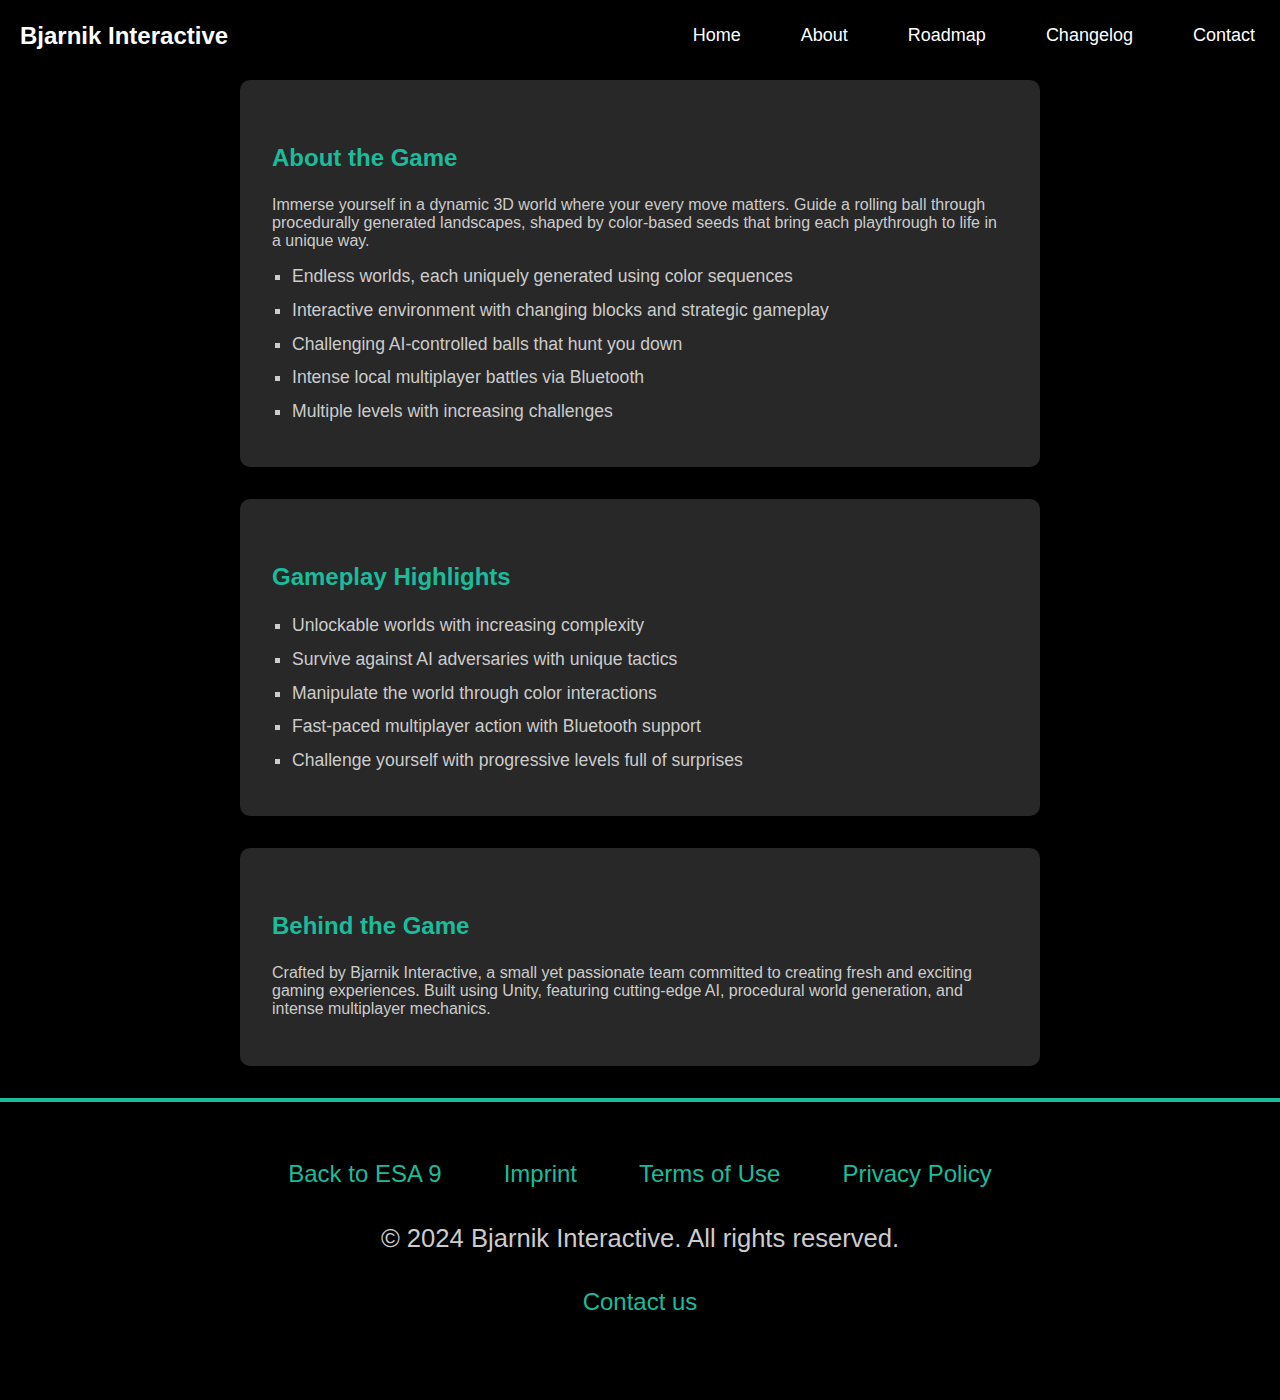
<file: about.html>
<!DOCTYPE html>
<html lang="en">
<head>
  <meta charset="UTF-8">
  <meta name="viewport" content="width=device-width, initial-scale=1.0">
  <title>About the Game</title>
  <link rel="stylesheet" href="styles.css">
</head>
<body>
  <div id="navbar-container"></div>

  <main>
    <section id="about" class="about-container">
      <!-- About the Game Card -->
      <div class="card game-description">
        <h2>About the Game</h2>
        <p>
          Immerse yourself in a dynamic 3D world where your every move matters. Guide a rolling ball through procedurally generated landscapes, shaped by color-based seeds that bring each playthrough to life in a unique way.
        </p>
        <ul>
          <li>Endless worlds, each uniquely generated using color sequences</li>
          <li>Interactive environment with changing blocks and strategic gameplay</li>
          <li>Challenging AI-controlled balls that hunt you down</li>
          <li>Intense local multiplayer battles via Bluetooth</li>
          <li>Multiple levels with increasing challenges</li>
        </ul>
      </div>

      <!-- Gameplay Highlights Card -->
      <div class="card gameplay">
        <h2>Gameplay Highlights</h2>
        <ul>
          <li>Unlockable worlds with increasing complexity</li>
          <li>Survive against AI adversaries with unique tactics</li>
          <li>Manipulate the world through color interactions</li>
          <li>Fast-paced multiplayer action with Bluetooth support</li>
          <li>Challenge yourself with progressive levels full of surprises</li>
        </ul>
      </div>
    </section>

    <section id="about" class="about-us-container">
      <div class="card development">
        <h2>Behind the Game</h2>
        <p>
          Crafted by Bjarnik Interactive, a small yet passionate team committed to creating fresh and exciting gaming experiences. Built using Unity, featuring cutting-edge AI, procedural world generation, and intense multiplayer mechanics.
        </p>
      </div>
    </section>
  </main>

    <!-- Footer -->
  <div id="footer-container"></div>

  <script>
    // Navbar and Footer loaded from external HTML
    fetch('navbar.html')
      .then(response => response.text())
      .then(data => {
        document.getElementById('navbar-container').innerHTML = data;
      });

    // Footer loaded from external HTML
    fetch('footer.html')
      .then(response => response.text())
      .then(data => {
        document.getElementById('footer-container').innerHTML = data;
      });
  </script>
</body>
</html>
</file>
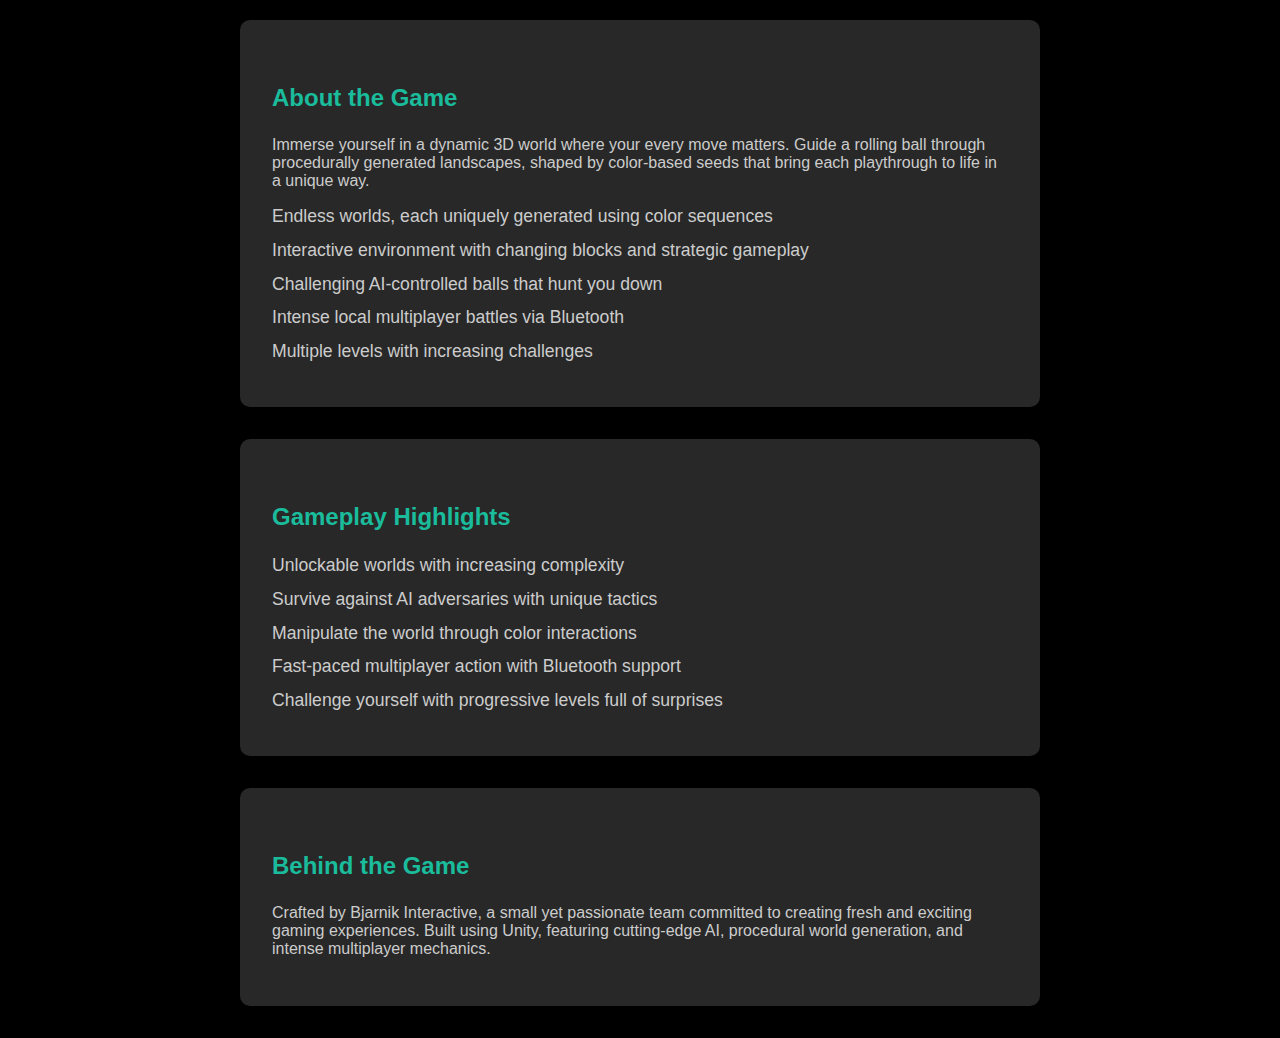
<file: aboutgame.html>
<!DOCTYPE html>
<html lang="en">
<head>
  <meta charset="UTF-8">
  <meta name="viewport" content="width=device-width, initial-scale=1.0">
  <title>About the Game</title>
  <link rel="stylesheet" href="styles.css">
</head>
<body>
  <main>
    <section class="game-description card">
      <h2>About the Game</h2>
      <p>
        Immerse yourself in a dynamic 3D world where your every move matters. Guide a rolling ball through procedurally generated landscapes, shaped by color-based seeds that bring each playthrough to life in a unique way.
      </p>
      <ul>
        <li>Endless worlds, each uniquely generated using color sequences</li>
        <li>Interactive environment with changing blocks and strategic gameplay</li>
        <li>Challenging AI-controlled balls that hunt you down</li>
        <li>Intense local multiplayer battles via Bluetooth</li>
        <li>Multiple levels with increasing challenges</li>
      </ul>
    </section>

    <section class="gameplay card">
      <h2>Gameplay Highlights</h2>
      <ul>
        <li>Unlockable worlds with increasing complexity</li>
        <li>Survive against AI adversaries with unique tactics</li>
        <li>Manipulate the world through color interactions</li>
        <li>Fast-paced multiplayer action with Bluetooth support</li>
        <li>Challenge yourself with progressive levels full of surprises</li>
      </ul>
    </section>

    <section class="development card">
      <h2>Behind the Game</h2>
      <p>
        Crafted by Bjarnik Interactive, a small yet passionate team committed to creating fresh and exciting gaming experiences. Built using Unity, featuring cutting-edge AI, procedural world generation, and intense multiplayer mechanics.
      </p>
    </section>
  </main>

  <script>
    // Footer aus externem HTML laden
    fetch('footer.html')
      .then(response => response.text())
      .then(data => {
        document.getElementById('footer-container').innerHTML = data;
      });
  </script>
</body>
</html>
</file>
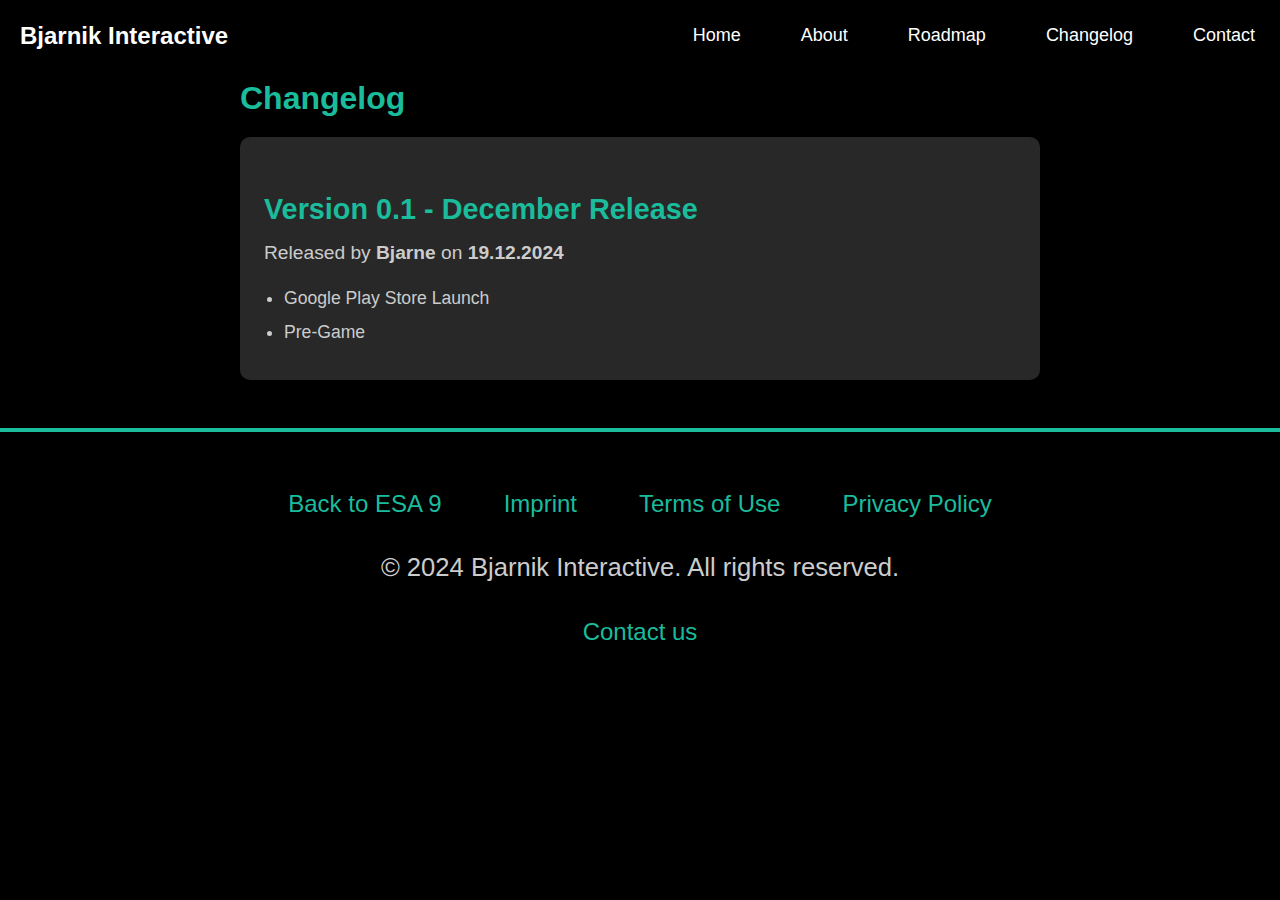
<file: changelog.html>
<!DOCTYPE html>
<html lang="en">
<head>
  <meta charset="UTF-8">
  <meta name="viewport" content="width=device-width, initial-scale=1.0">
  <title>Changelog</title>
  <link rel="stylesheet" href="styles.css">
  <link rel="stylesheet" href="changelog.css">
</head>
<body>
  <div id="navbar-container"></div>

  <main>
      <!--
      <section class="dev-blogs-container">
        <h2>Dev Blogs</h2>
        <div class="dev-blog-container">
            <div class="dev-blog">
                <img src="path-to-image.jpg" alt="Blog Image">
                <h3>Blog Title 1</h3>
                <p>A short summary of the blog content. This section gives a preview.</p>
            </div>
            <div class="dev-blog">
                <img src="path-to-image.jpg" alt="Blog Image">
                <h3>Blog Title 2</h3>
                <p>A short summary of the blog content. This section gives a preview.</p>
            </div>
            <div class="dev-blog">
                <img src="path-to-image.jpg" alt="Blog Image">
                <h3>Blog Title 3</h3>
                <p>A short summary of the blog content. This section gives a preview.</p>
            </div>
            <div class="dev-blog">
                <img src="path-to-image.jpg" alt="Blog Image">
                <h3>Blog Title 4</h3>
                <p>A short summary of the blog content. This section gives a preview.</p>
            </div>
        </div>
    </section>
    -->
    
<section class="changelog-container">
    <h1>Changelog</h1>
    <!--
    <div class="card changelog-entry">
        <h2>Version 1.2.0 - December Update</h2>
        <div class="version-date">Released by <strong>Bjarne </strong>on <strong> 18.02.2025</strong></div>
        <ul>
            <li>Introduced multiplayer functionality via Bluetooth</li>
            <li>Improved AI behavior and difficulty balancing</li>
            <li>Added new procedurally generated worlds</li>
            <li>Fixed minor bugs in procedural generation algorithms</li>
        </ul>
    </div>

    <div class="card changelog-entry">
        <h2>Version 1.1.0 - December Update</h2>
        <div class="version-date">Released by <strong>Bjarne </strong>on <strong> 17.01.2025</strong></div>
        <ul>
            <li>AI opponents</li>
            <li>Optimized graphics and performance improvements</li>
            <li>New color sequences for even more diverse world generation</li>
            <li>Updated user interface for smoother navigation</li>
            <li>Initial release of the game with basic mechanics</li>
        </ul>
    </div>-->

    <div class="card changelog-entry">
        <h2>Version 0.1 - December Release</h2>
        <div class="version-date">Released by <strong>Bjarne </strong>on <strong> 19.12.2024</strong></div>
        <ul>
            <li>Google Play Store Launch</li>
            <li>Pre-Game</li>
        </ul>
    </div>
</section>

  </main>

  <!-- Footer -->
  <div id="footer-container"></div>

  <script>
    // Navbar and Footer loaded from external HTML
    fetch('navbar.html')
      .then(response => response.text())
      .then(data => {
        document.getElementById('navbar-container').innerHTML = data;
      });

    // Footer loaded from external HTML
    fetch('footer.html')
      .then(response => response.text())
      .then(data => {
        document.getElementById('footer-container').innerHTML = data;
      });
  </script>
</body>
</html>
</file>
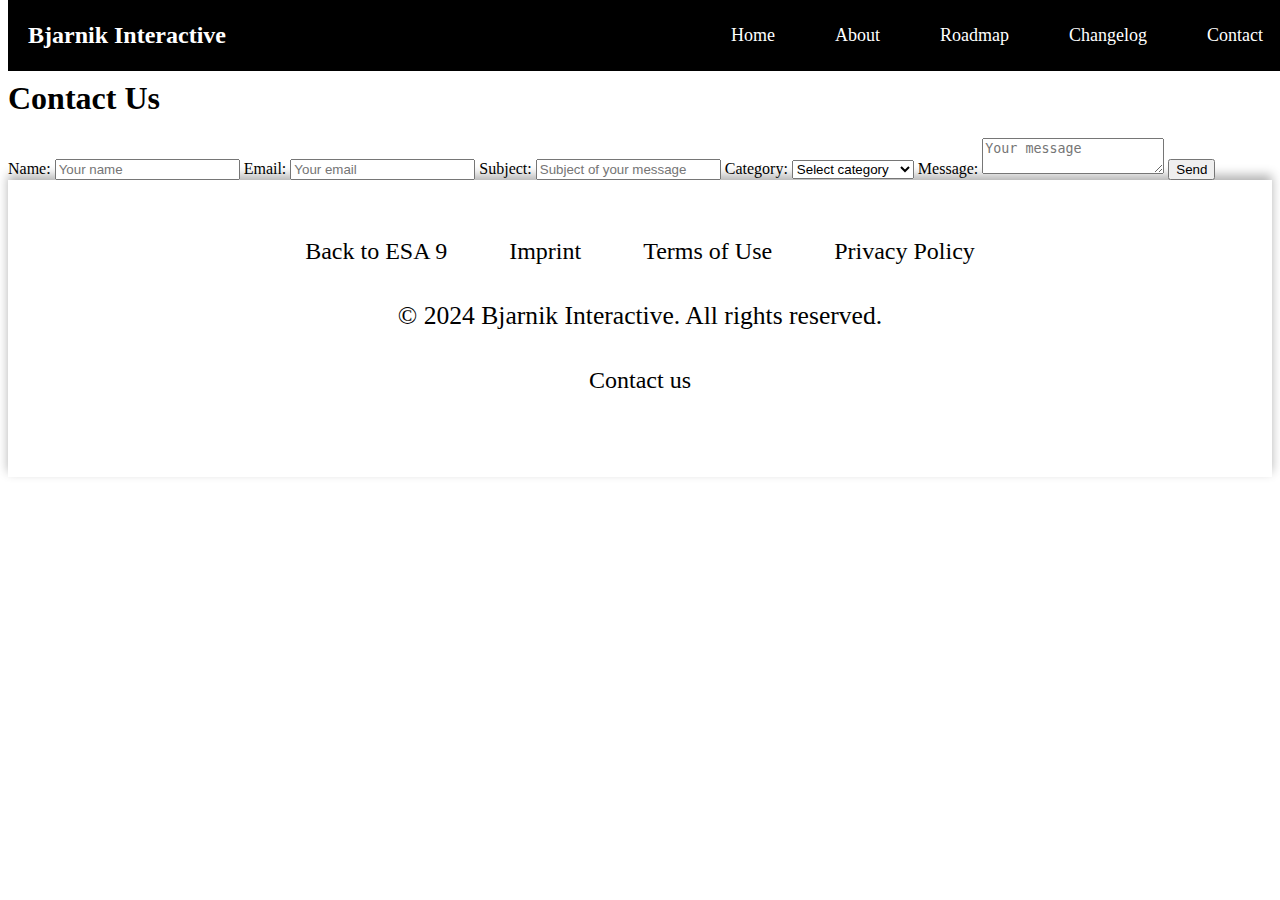
<file: contact.html>
<!DOCTYPE html>
<html lang="en">
<head>
  <meta charset="UTF-8">
  <meta name="viewport" content="width=device-width, initial-scale=1.0">
  <title>Contact Form</title>
</head>
<body>
  <div id="navbar-container"></div>
  <h1>Contact Us</h1>
  
  <form name="contact" method="POST" data-netlify="true" action="thank-you.html">
    
    <label for="name">Name:</label>
    <input type="text" name="name" id="name" required placeholder="Your name" />
    
    <label for="email">Email:</label>
    <input type="email" name="email" id="email" required placeholder="Your email" />
    
    <label for="subject">Subject:</label>
    <input type="text" name="subject" id="subject" required placeholder="Subject of your message" />
    
    <label for="category">Category:</label>
    <select name="category" id="category" required>
      <option value="" disabled selected>Select category</option>
      <option value="Feedback">Feedback</option>
      <option value="Bug Report">Bug Report</option>
      <option value="Feature Request">Feature Request</option>
      <option value="Game Idea">Game Idea</option>
      <option value="Support Inquiry">Support Inquiry</option>
      <option value="Other">Other</option>
    </select>
    
    <label for="message">Message:</label>
    <textarea name="message" id="message" required placeholder="Your message"></textarea>
    
    <button type="submit">Send</button>
  </form>
  <div id="footer-container"></div>
  <script>
    // Navbar und Footer aus externem HTML laden
    fetch('navbar.html')
      .then(response => response.text())
      .then(data => {
        document.getElementById('navbar-container').innerHTML = data;
      });

    fetch('footer.html')
      .then(response => response.text())
      .then(data => {
        document.getElementById('footer-container').innerHTML = data;
      });
  </script>
  
</body>
</html>
</file>
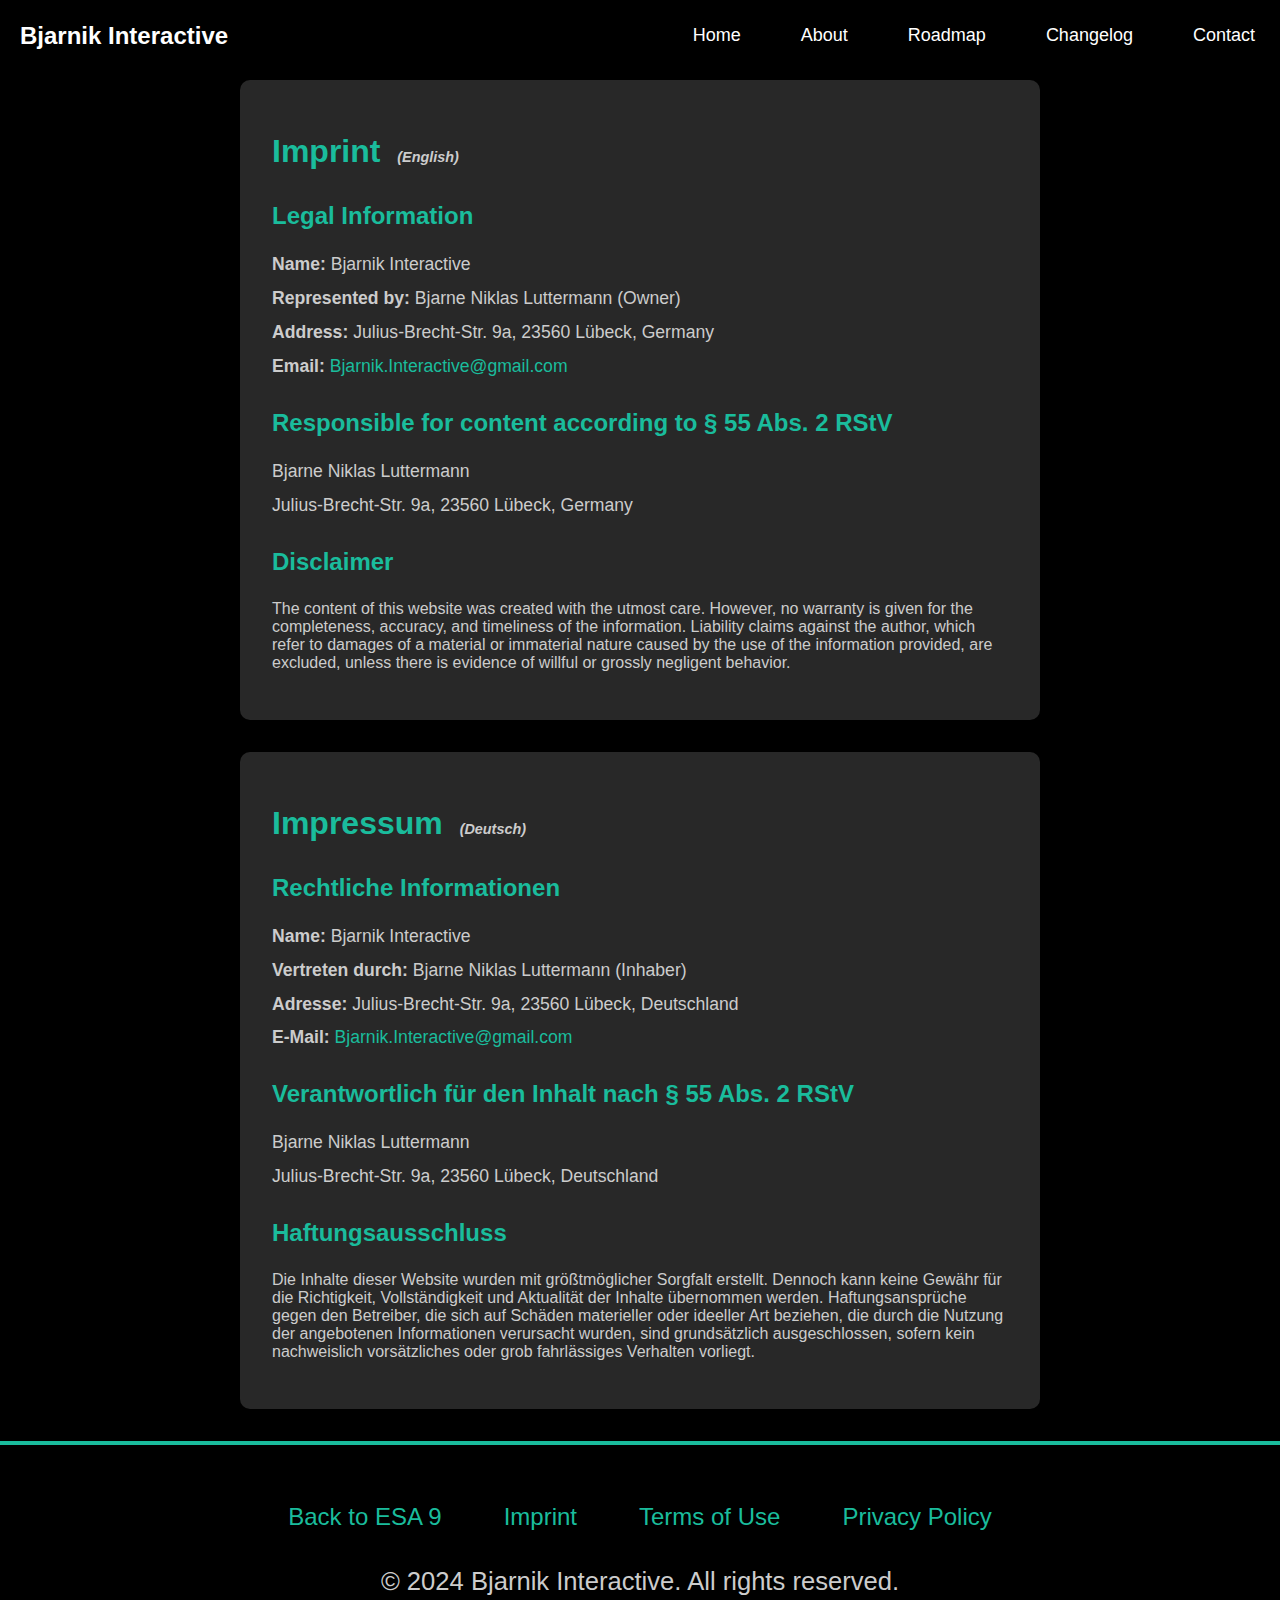
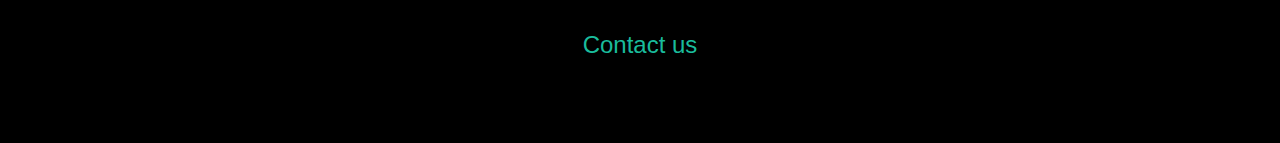
<file: imprint.html>
<!DOCTYPE html>
<html lang="en">
<head>
  <meta charset="UTF-8">
  <meta name="viewport" content="width=device-width, initial-scale=1.0">
  <title>Imprint / Impressum</title>
  <link rel="stylesheet" href="styles.css">
</head>
<body>
  <!-- Navbar Container -->
  <div id="navbar-container"></div>

  <main>
    <!-- Imprint (English) -->
    <div class="section card">
      <h1>Imprint <span class="language-tag">(English)</span></h1>
      <h2>Legal Information</h2>
      <ul>
        <li><strong>Name:</strong> Bjarnik Interactive</li>
        <li><strong>Represented by:</strong> Bjarne Niklas Luttermann (Owner)</li>
        <li><strong>Address:</strong> Julius-Brecht-Str. 9a, 23560 Lübeck, Germany</li>
        <li><strong>Email:</strong> <a href="mailto:Bjarnik.Interactive@gmail.com">Bjarnik.Interactive@gmail.com</a></li>
      </ul>
  
      <h2>Responsible for content according to § 55 Abs. 2 RStV</h2>
      <ul>
        <li>Bjarne Niklas Luttermann</li>
        <li>Julius-Brecht-Str. 9a, 23560 Lübeck, Germany</li>
      </ul>
  
      <h2>Disclaimer</h2>
      <p>
        The content of this website was created with the utmost care. However, no warranty is given for the completeness, accuracy, and timeliness of the information. Liability claims against the author, which refer to damages of a material or immaterial nature caused by the use of the information provided, are excluded, unless there is evidence of willful or grossly negligent behavior.
      </p>
    </div>
  
    <!-- Impressum (Deutsch) -->
    <div class="section card">
      <h1>Impressum <span class="language-tag">(Deutsch)</span></h1>
      <h2>Rechtliche Informationen</h2>
      <ul>
        <li><strong>Name:</strong> Bjarnik Interactive</li>
        <li><strong>Vertreten durch:</strong> Bjarne Niklas Luttermann (Inhaber)</li>
        <li><strong>Adresse:</strong> Julius-Brecht-Str. 9a, 23560 Lübeck, Deutschland</li>
        <li><strong>E-Mail:</strong> <a href="mailto:Bjarnik.Interactive@gmail.com">Bjarnik.Interactive@gmail.com</a></li>
      </ul>
  
      <h2>Verantwortlich für den Inhalt nach § 55 Abs. 2 RStV</h2>
      <ul>
        <li>Bjarne Niklas Luttermann</li>
        <li>Julius-Brecht-Str. 9a, 23560 Lübeck, Deutschland</li>
      </ul>
  
      <h2>Haftungsausschluss</h2>
      <p>
        Die Inhalte dieser Website wurden mit größtmöglicher Sorgfalt erstellt. Dennoch kann keine Gewähr für die Richtigkeit, Vollständigkeit und Aktualität der Inhalte übernommen werden. Haftungsansprüche gegen den Betreiber, die sich auf Schäden materieller oder ideeller Art beziehen, die durch die Nutzung der angebotenen Informationen verursacht wurden, sind grundsätzlich ausgeschlossen, sofern kein nachweislich vorsätzliches oder grob fahrlässiges Verhalten vorliegt.
      </p>
    </div>
  </main>
</body>
    <!-- Footer Container -->
    <div id="footer-container"></div>
  
    <!-- Script to load Navbar and Footer -->
    <script>
      fetch('navbar.html')
        .then(response => response.text())
        .then(data => {
          document.getElementById('navbar-container').innerHTML = data;
        });
  
      fetch('footer.html')
        .then(response => response.text())
        .then(data => {
          document.getElementById('footer-container').innerHTML = data;
        });
    </script>
</html>
</file>
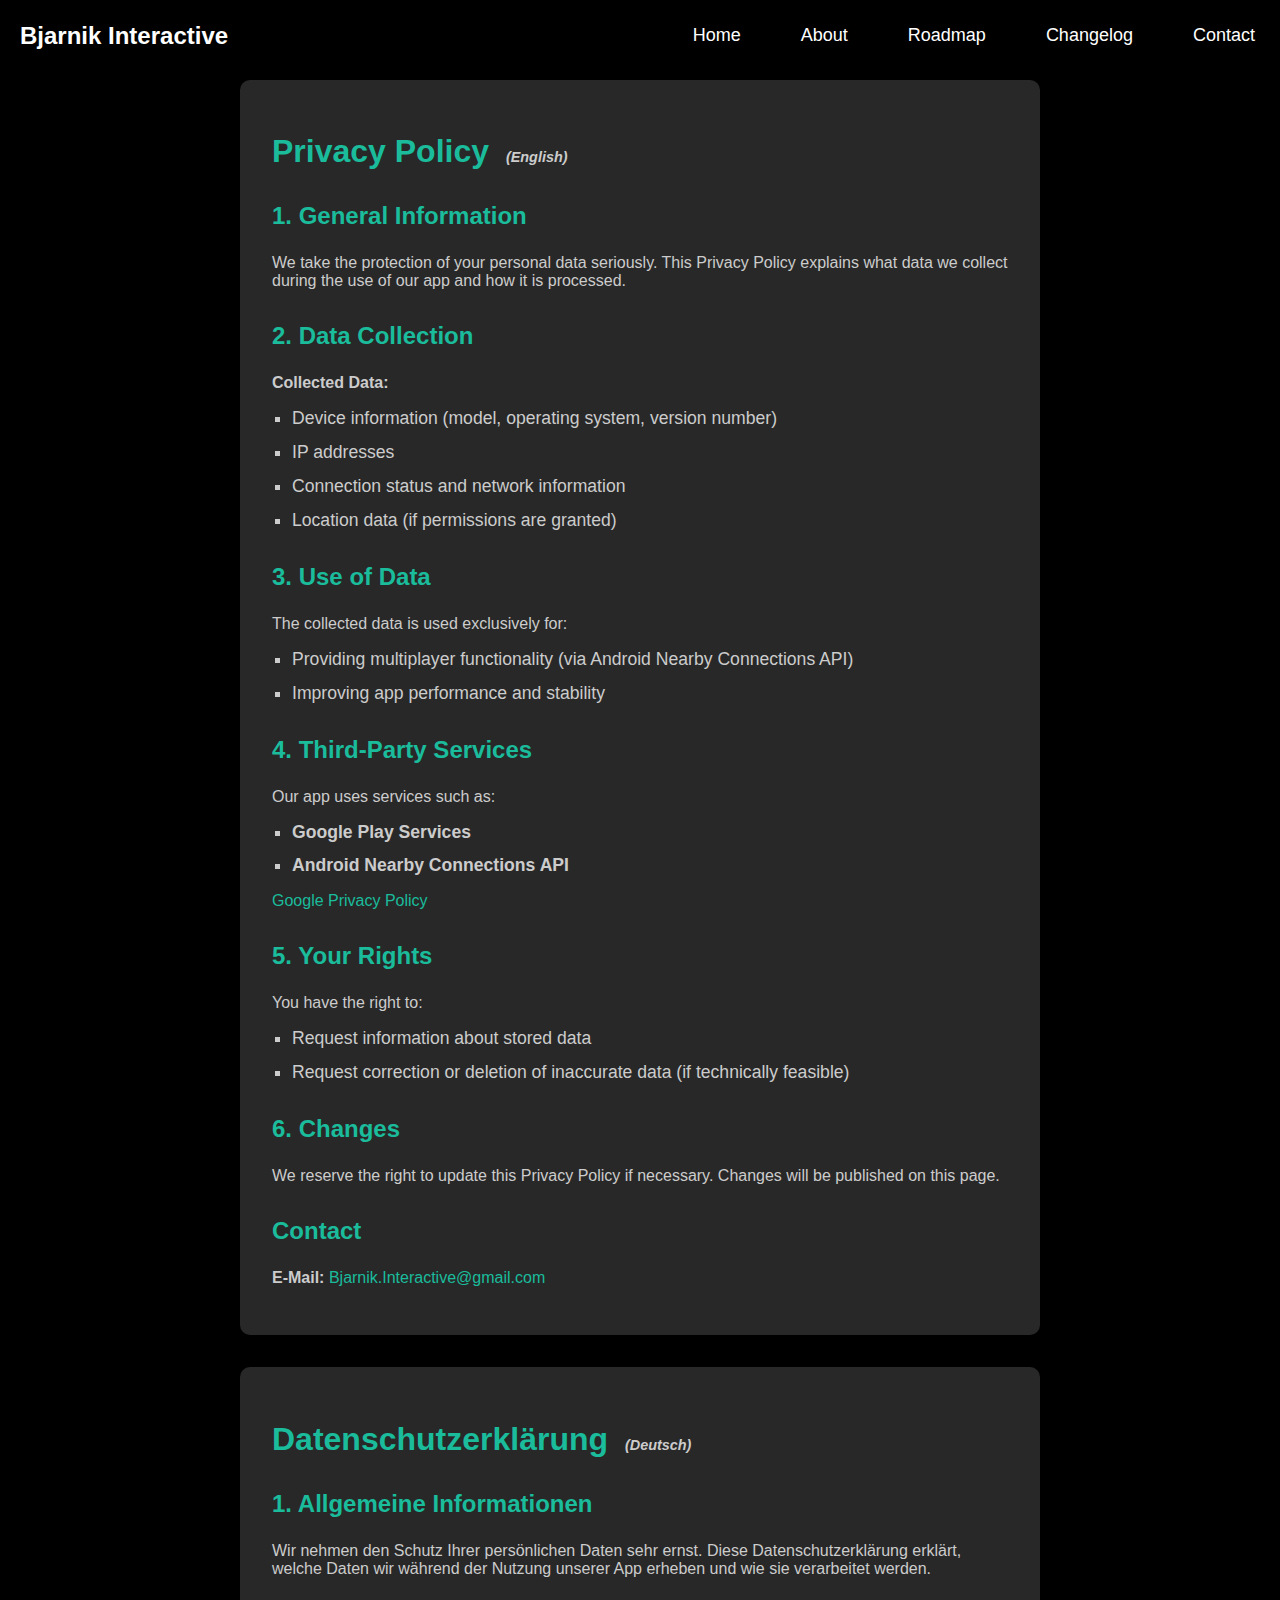
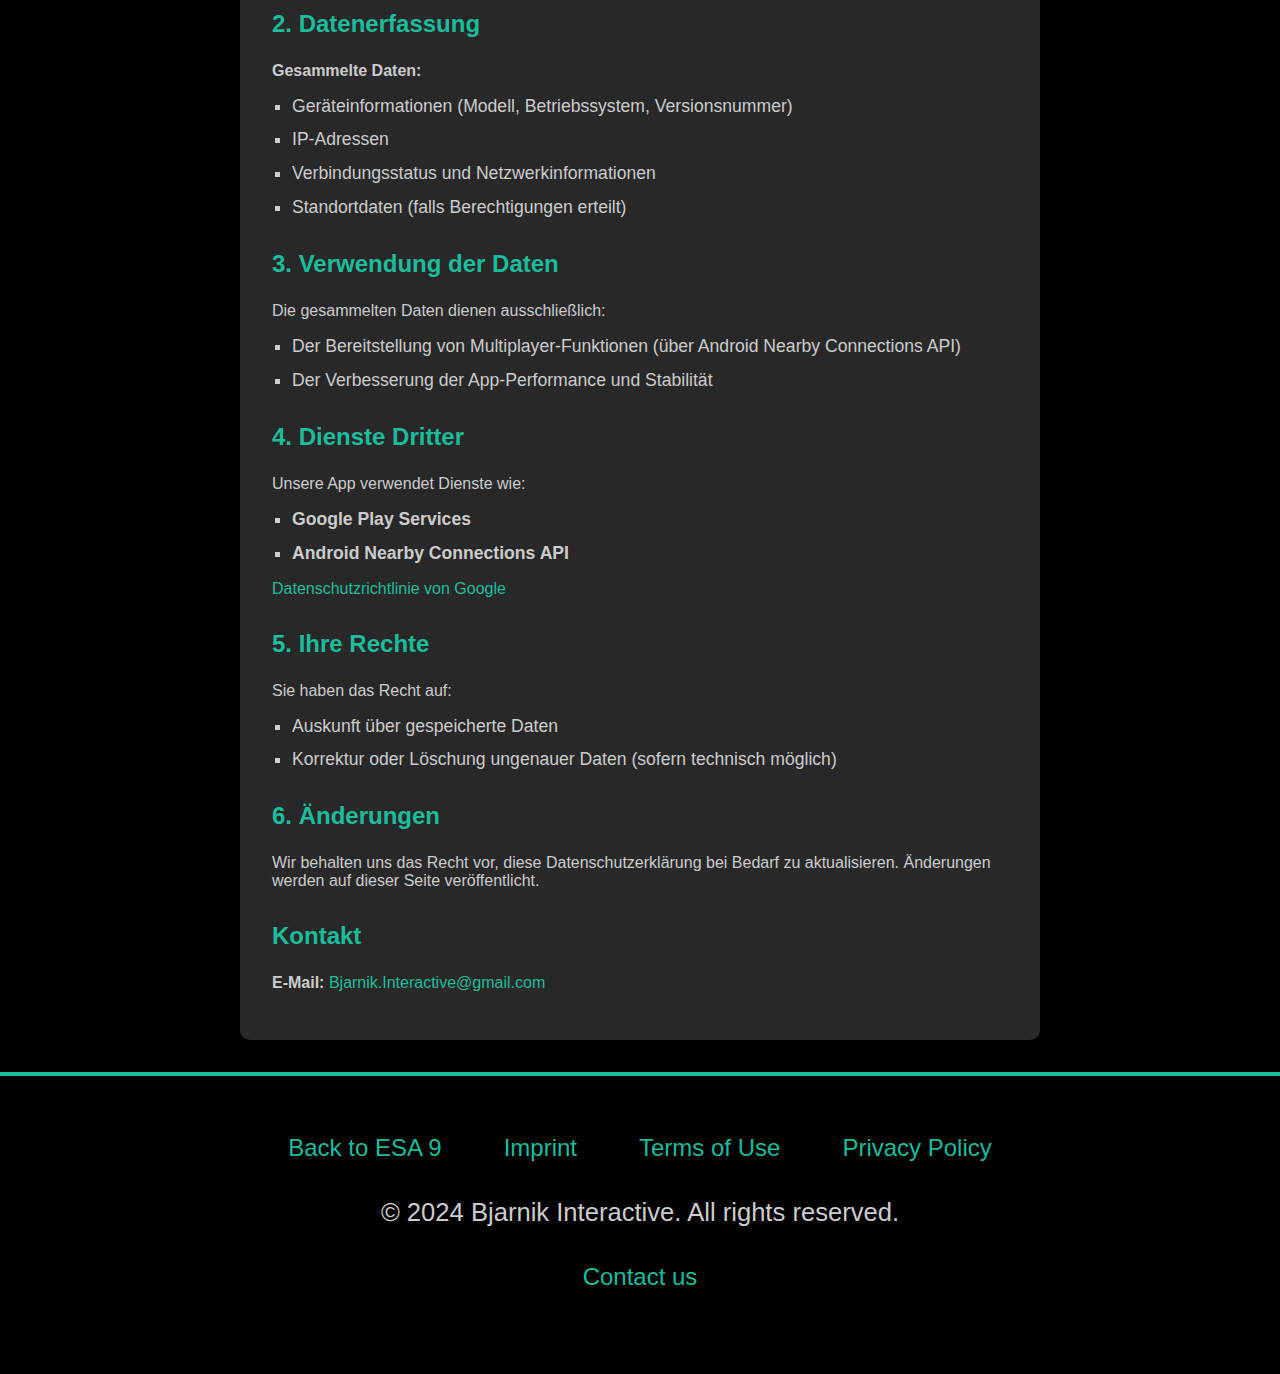
<file: privacy.html>
<!DOCTYPE html>
<html lang="de">
<head>
  <meta charset="UTF-8">
  <title>Privacy Policy / Datenschutzerklärung</title>
  <link rel="stylesheet" href="styles.css">
</head>
<body>
  <div id="navbar-container"></div>

    <main>
    <!-- Privacy Policy (English) -->
    <section id="privacy-policy" class="section card">
      <h1>Privacy Policy <span class="language-tag">(English)</span></h1>
      <h2>1. General Information</h2>
      <p>We take the protection of your personal data seriously. This Privacy Policy explains what data we collect during the use of our app and how it is processed.</p>
  
      <h2>2. Data Collection</h2>
      <p><strong>Collected Data:</strong></p>
      <ul>
        <li>Device information (model, operating system, version number)</li>
        <li>IP addresses</li>
        <li>Connection status and network information</li>
        <li>Location data (if permissions are granted)</li>
      </ul>
  
      <h2>3. Use of Data</h2>
      <p>The collected data is used exclusively for:</p>
      <ul>
        <li>Providing multiplayer functionality (via Android Nearby Connections API)</li>
        <li>Improving app performance and stability</li>
      </ul>
  
      <h2>4. Third-Party Services</h2>
      <p>Our app uses services such as:</p>
      <ul>
        <li><strong>Google Play Services</strong></li>
        <li><strong>Android Nearby Connections API</strong></li>
      </ul>
      <p><a href="https://policies.google.com/privacy" target="_blank">Google Privacy Policy</a></p>
  
      <h2>5. Your Rights</h2>
      <p>You have the right to:</p>
      <ul>
        <li>Request information about stored data</li>
        <li>Request correction or deletion of inaccurate data (if technically feasible)</li>
      </ul>
  
      <h2>6. Changes</h2>
      <p>We reserve the right to update this Privacy Policy if necessary. Changes will be published on this page.</p>
  
      <h2>Contact</h2>
      <p><strong>E-Mail:</strong> <a href="mailto:Bjarnik.Interactive@gmail.com">Bjarnik.Interactive@gmail.com</a></p>
    </section>
  
    <!-- Datenschutzerklärung (Deutsch) -->
    <section id="privacy-policy" class="section card">
      <h1>Datenschutzerklärung <span class="language-tag">(Deutsch)</span></h1>
      <h2>1. Allgemeine Informationen</h2>
      <p>Wir nehmen den Schutz Ihrer persönlichen Daten sehr ernst. Diese Datenschutzerklärung erklärt, welche Daten wir während der Nutzung unserer App erheben und wie sie verarbeitet werden.</p>
  
      <h2>2. Datenerfassung</h2>
      <p><strong>Gesammelte Daten:</strong></p>
      <ul>
        <li>Geräteinformationen (Modell, Betriebssystem, Versionsnummer)</li>
        <li>IP-Adressen</li>
        <li>Verbindungsstatus und Netzwerkinformationen</li>
        <li>Standortdaten (falls Berechtigungen erteilt)</li>
      </ul>
  
      <h2>3. Verwendung der Daten</h2>
      <p>Die gesammelten Daten dienen ausschließlich:</p>
      <ul>
        <li>Der Bereitstellung von Multiplayer-Funktionen (über Android Nearby Connections API)</li>
        <li>Der Verbesserung der App-Performance und Stabilität</li>
      </ul>
  
      <h2>4. Dienste Dritter</h2>
      <p>Unsere App verwendet Dienste wie:</p>
      <ul>
        <li><strong>Google Play Services</strong></li>
        <li><strong>Android Nearby Connections API</strong></li>
      </ul>
      <p><a href="https://policies.google.com/privacy" target="_blank">Datenschutzrichtlinie von Google</a></p>
  
      <h2>5. Ihre Rechte</h2>
      <p>Sie haben das Recht auf:</p>
      <ul>
        <li>Auskunft über gespeicherte Daten</li>
        <li>Korrektur oder Löschung ungenauer Daten (sofern technisch möglich)</li>
      </ul>
  
      <h2>6. Änderungen</h2>
      <p>Wir behalten uns das Recht vor, diese Datenschutzerklärung bei Bedarf zu aktualisieren. Änderungen werden auf dieser Seite veröffentlicht.</p>
  
      <h2>Kontakt</h2>
      <p><strong>E-Mail:</strong> <a href="mailto:Bjarnik.Interactive@gmail.com">Bjarnik.Interactive@gmail.com</a></p>
    </section>
  </main>
</body>
       <!-- Footer Container -->
    <div id="footer-container"></div>
  
    <!-- Script to load Navbar and Footer -->
    <script>
      fetch('navbar.html')
        .then(response => response.text())
        .then(data => {
          document.getElementById('navbar-container').innerHTML = data;
        });
  
      fetch('footer.html')
        .then(response => response.text())
        .then(data => {
          document.getElementById('footer-container').innerHTML = data;
        });
    </script>
</html>
</file>
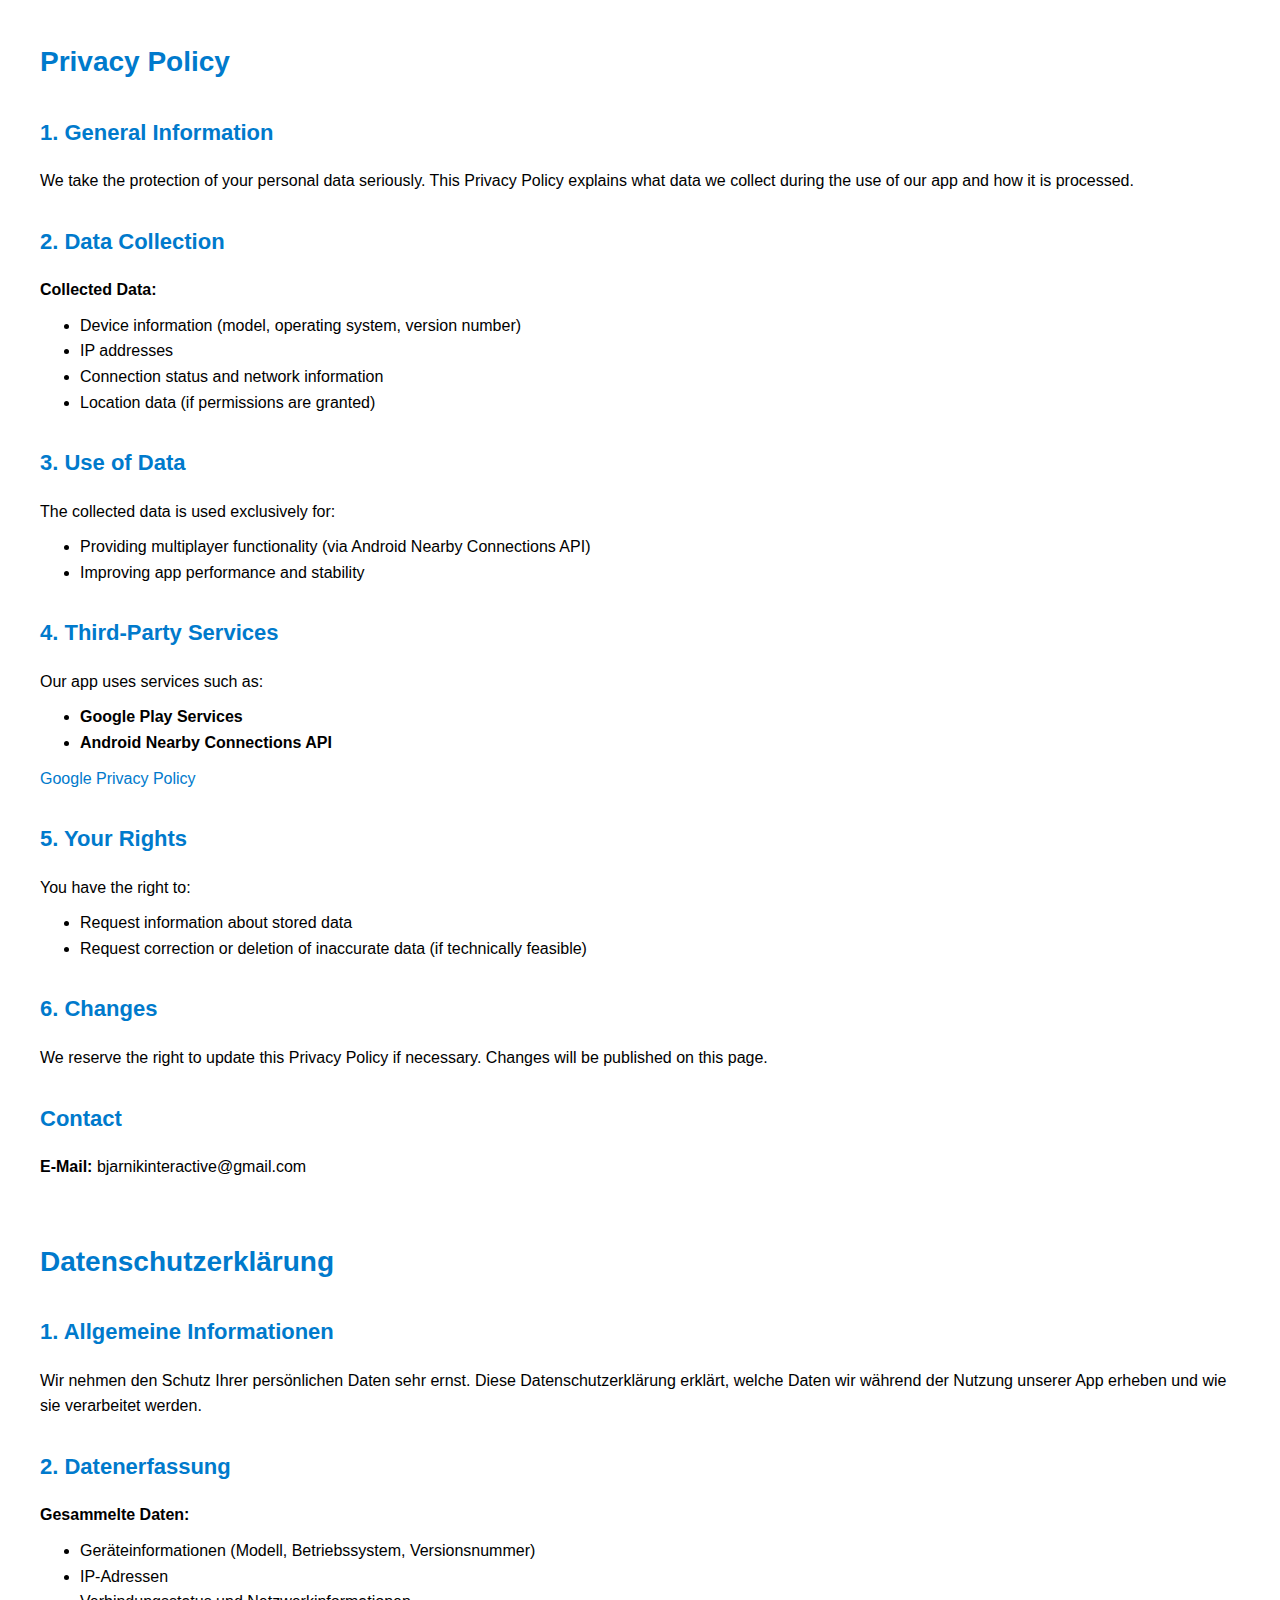
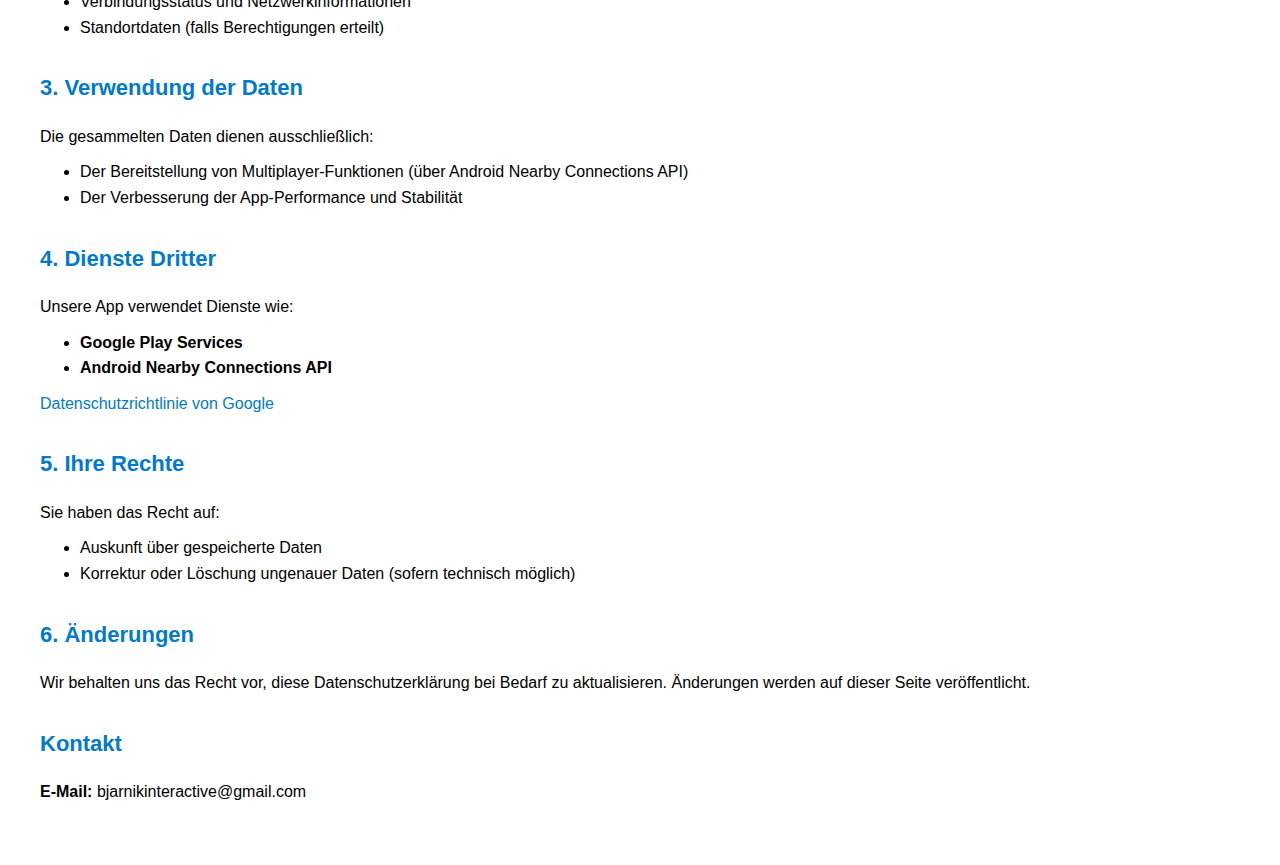
<file: privacy_policy.html>
<!DOCTYPE html>
<html lang="de">
<head>
  <meta charset="UTF-8">
  <title>Privacy Policy / Datenschutzerklärung</title>
  <style>
    body {
      font-family: Arial, sans-serif;
      margin: 40px;
      line-height: 1.6;
    }
    h1, h2 {
      color: #007acc;
    }
    h1 {
      font-size: 28px;
      margin-bottom: 20px;
    }
    h2 {
      font-size: 22px;
      margin-top: 30px;
    }
    p, ul {
      margin: 10px 0;
    }
    a {
      color: #007acc;
      text-decoration: none;
    }
    a:hover {
      text-decoration: underline;
    }
    .section {
      margin-bottom: 60px;
    }
  </style>
</head>
<body>
<!-- Privacy Policy (English) -->
<div class="section" id="privacy-policy">
  <h1>Privacy Policy</h1>

  <h2>1. General Information</h2>
  <p>We take the protection of your personal data seriously. This Privacy Policy explains what data we collect during the use of our app and how it is processed.</p>

  <h2>2. Data Collection</h2>
  <p><strong>Collected Data:</strong></p>
  <ul>
    <li>Device information (model, operating system, version number)</li>
    <li>IP addresses</li>
    <li>Connection status and network information</li>
    <li>Location data (if permissions are granted)</li>
  </ul>

  <h2>3. Use of Data</h2>
  <p>The collected data is used exclusively for:</p>
  <ul>
    <li>Providing multiplayer functionality (via Android Nearby Connections API)</li>
    <li>Improving app performance and stability</li>
  </ul>

  <h2>4. Third-Party Services</h2>
  <p>Our app uses services such as:</p>
  <ul>
    <li><strong>Google Play Services</strong></li>
    <li><strong>Android Nearby Connections API</strong></li>
  </ul>
  <p><a href="https://policies.google.com/privacy" target="_blank">Google Privacy Policy</a></p>

  <h2>5. Your Rights</h2>
  <p>You have the right to:</p>
  <ul>
    <li>Request information about stored data</li>
    <li>Request correction or deletion of inaccurate data (if technically feasible)</li>
  </ul>

  <h2>6. Changes</h2>
  <p>We reserve the right to update this Privacy Policy if necessary. Changes will be published on this page.</p>

  <h2>Contact</h2>
  <p><strong>E-Mail:</strong> bjarnikinteractive@gmail.com</p>
</div>

<!-- Datenschutzerklärung (Deutsch) -->
<div class="section" id="datenschutz">
  <h1>Datenschutzerklärung</h1>

  <h2>1. Allgemeine Informationen</h2>
  <p>Wir nehmen den Schutz Ihrer persönlichen Daten sehr ernst. Diese Datenschutzerklärung erklärt, welche Daten wir während der Nutzung unserer App erheben und wie sie verarbeitet werden.</p>

  <h2>2. Datenerfassung</h2>
  <p><strong>Gesammelte Daten:</strong></p>
  <ul>
    <li>Geräteinformationen (Modell, Betriebssystem, Versionsnummer)</li>
    <li>IP-Adressen</li>
    <li>Verbindungsstatus und Netzwerkinformationen</li>
    <li>Standortdaten (falls Berechtigungen erteilt)</li>
  </ul>

  <h2>3. Verwendung der Daten</h2>
  <p>Die gesammelten Daten dienen ausschließlich:</p>
  <ul>
    <li>Der Bereitstellung von Multiplayer-Funktionen (über Android Nearby Connections API)</li>
    <li>Der Verbesserung der App-Performance und Stabilität</li>
  </ul>

  <h2>4. Dienste Dritter</h2>
  <p>Unsere App verwendet Dienste wie:</p>
  <ul>
    <li><strong>Google Play Services</strong></li>
    <li><strong>Android Nearby Connections API</strong></li>
  </ul>
  <p><a href="https://policies.google.com/privacy" target="_blank">Datenschutzrichtlinie von Google</a></p>

  <h2>5. Ihre Rechte</h2>
  <p>Sie haben das Recht auf:</p>
  <ul>
    <li>Auskunft über gespeicherte Daten</li>
    <li>Korrektur oder Löschung ungenauer Daten (sofern technisch möglich)</li>
  </ul>

  <h2>6. Änderungen</h2>
  <p>Wir behalten uns das Recht vor, diese Datenschutzerklärung bei Bedarf zu aktualisieren. Änderungen werden auf dieser Seite veröffentlicht.</p>

  <h2>Kontakt</h2>
  <p><strong>E-Mail:</strong> bjarnikinteractive@gmail.com</p>
</div>

</body>
</html>
</file>
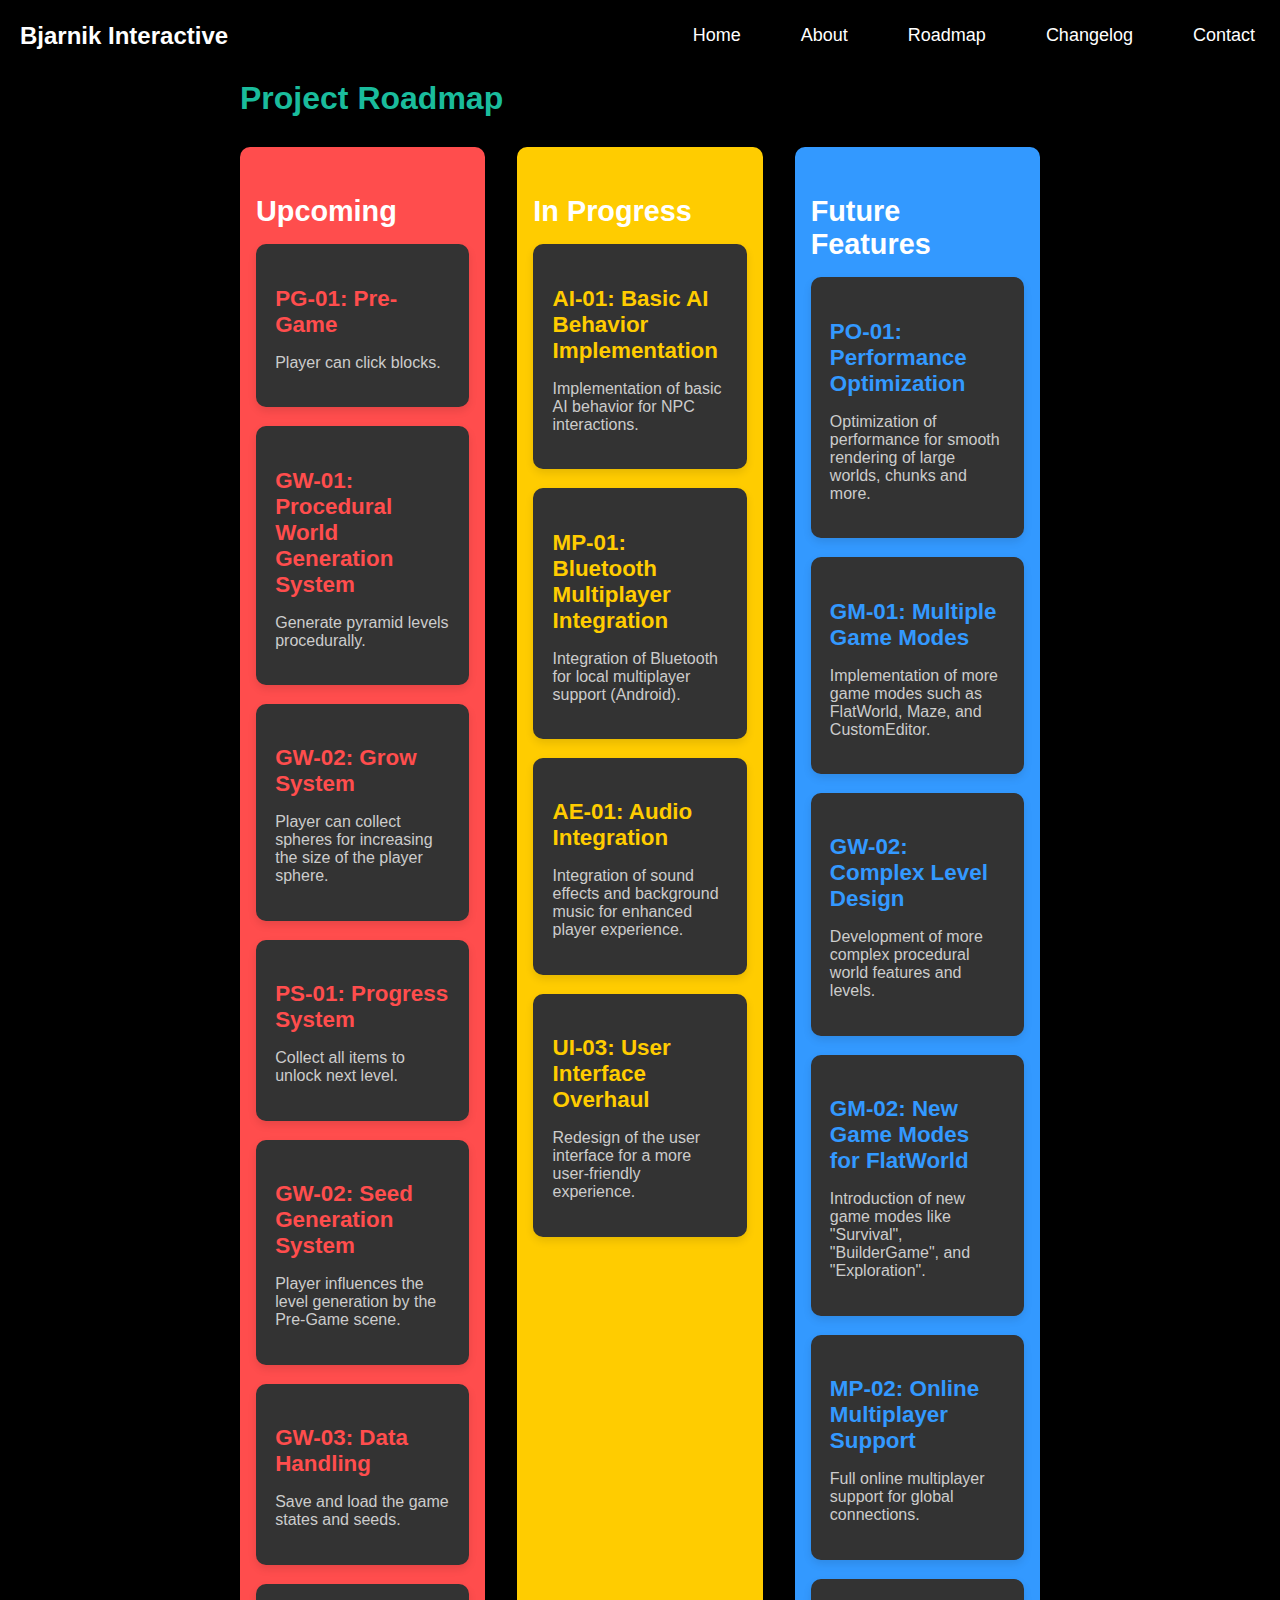
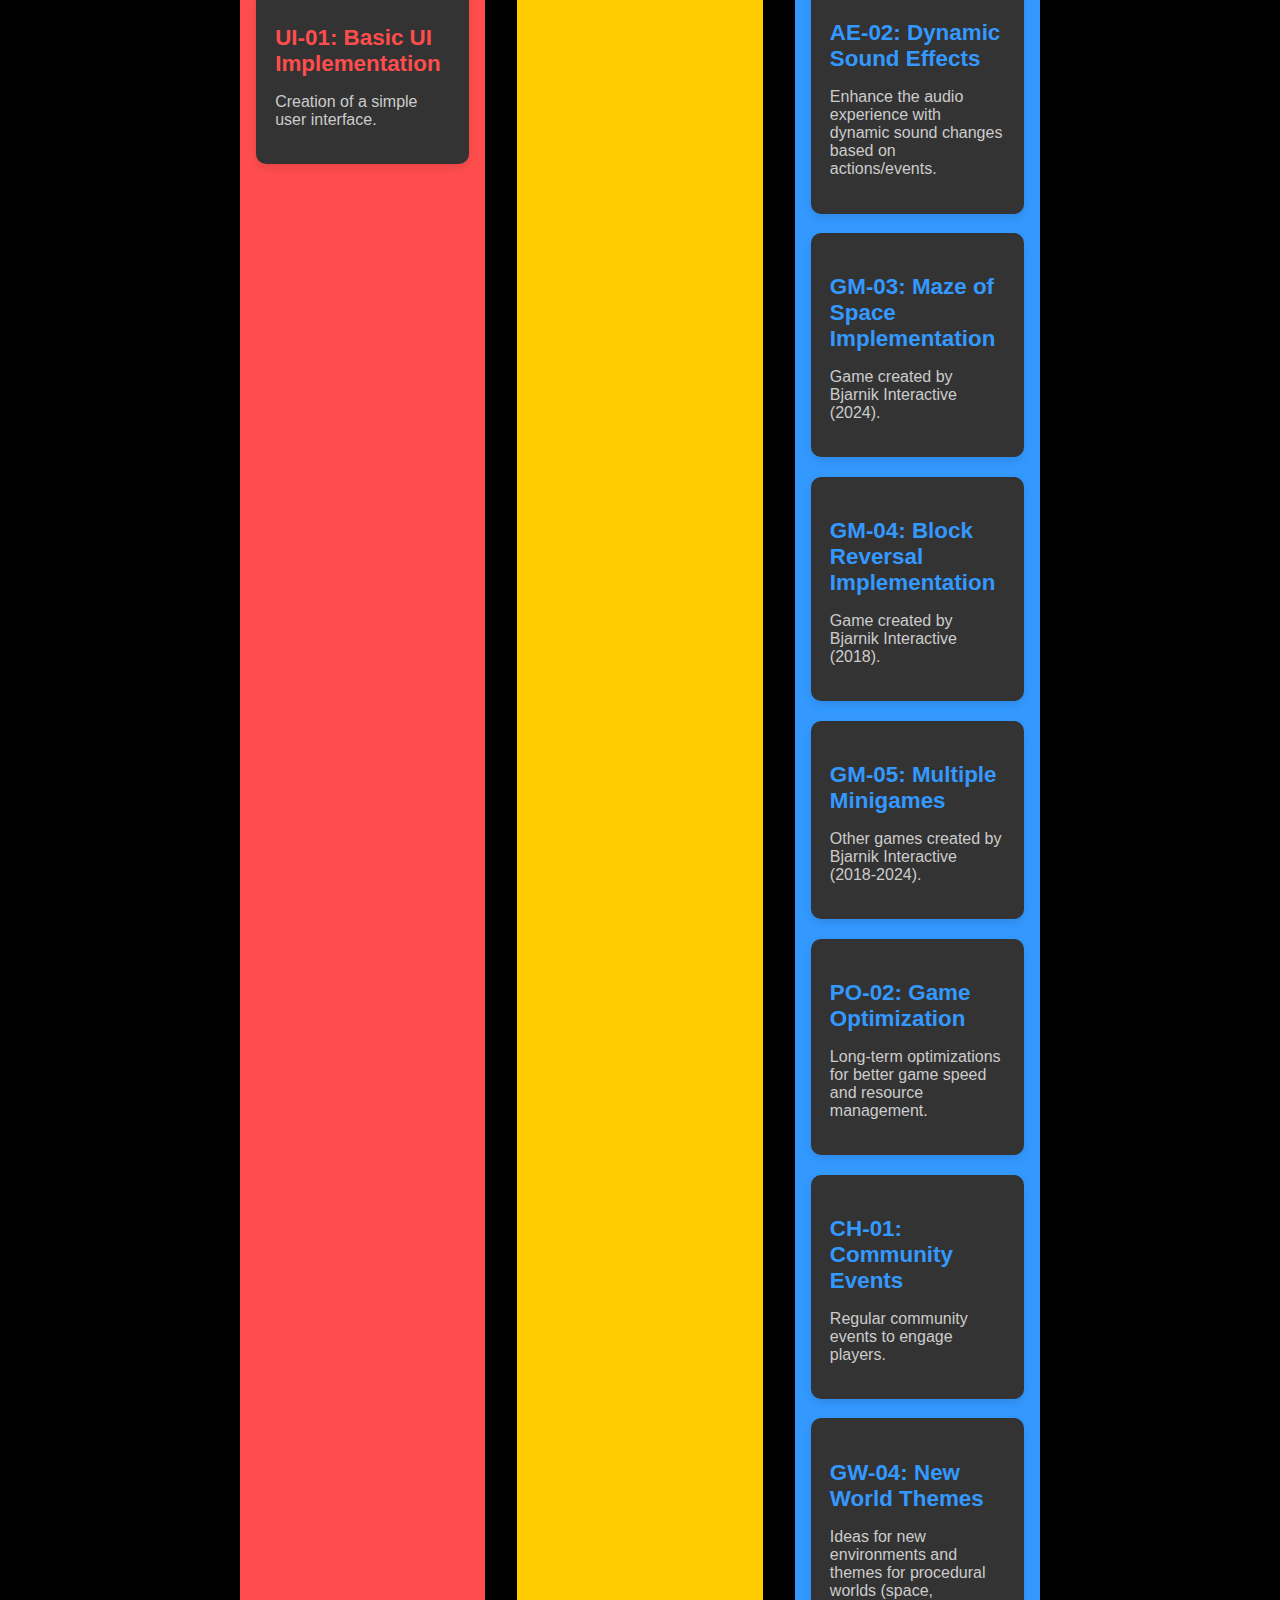
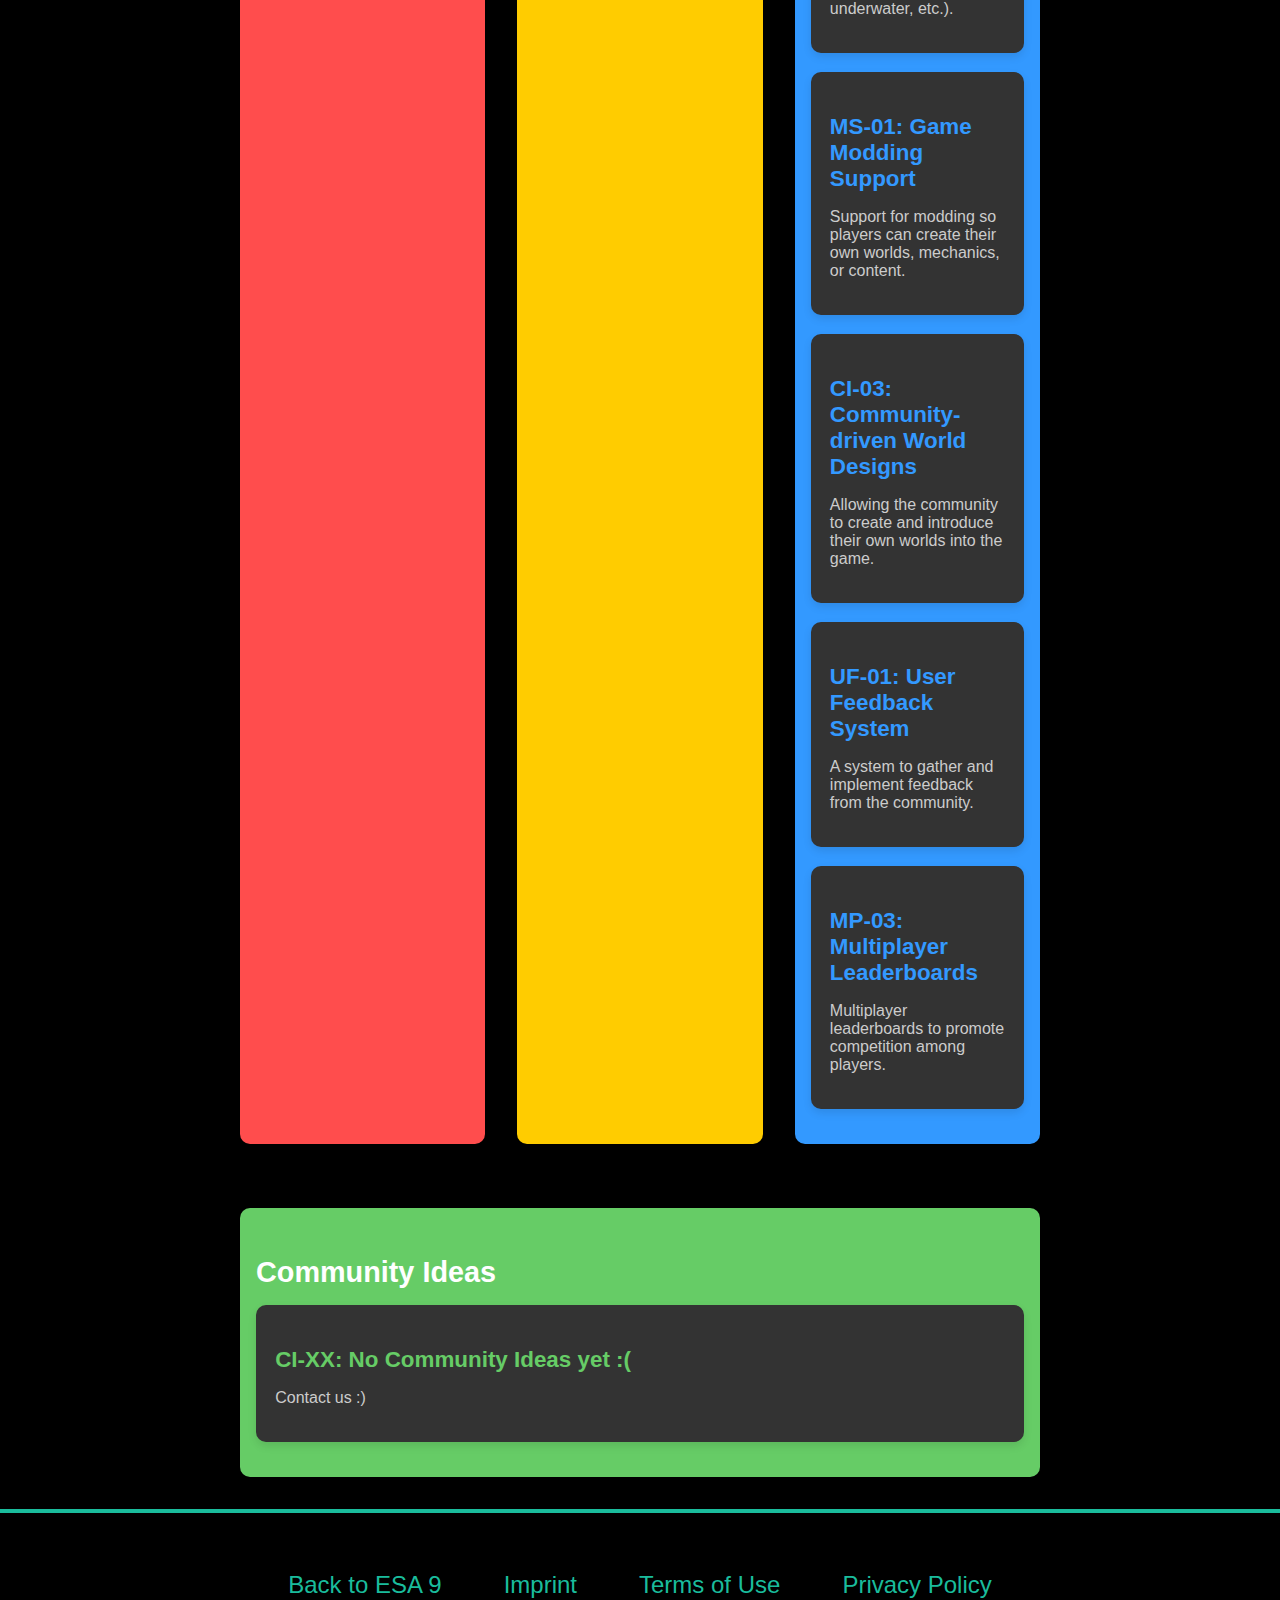
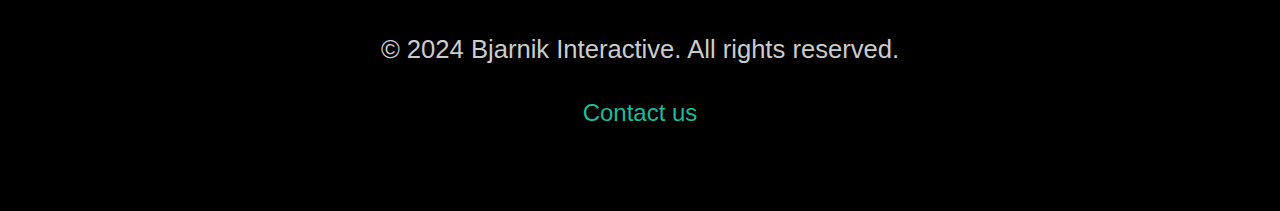
<file: roadmap.html>
<!DOCTYPE html>
<html lang="en">
<head>
  <meta charset="UTF-8">
  <meta name="viewport" content="width=device-width, initial-scale=1.0">
  <title>Roadmap</title>
  <link rel="stylesheet" href="styles.css">
  <link rel="stylesheet" href="navbar.css">
  <link rel="stylesheet" href="roadmap.css">
  <script src="navbar.js" defer></script>
</head>
<body>
  <nav id="navbar-container"></nav>

  <main>
    <h1>Project Roadmap</h1>

    <div class="roadmap-board-container">
      <!-- Upcoming (Red) -->
      <div class="roadmap-column red">
          <h2>Upcoming</h2>
          <div class="roadmap-task-card">
              <h3>PG-01: Pre-Game</h3>
              <p>Player can click blocks.</p>
          </div>
      <div class="roadmap-task-card">
      <h3>GW-01: Procedural World Generation System</h3>
      <p>Generate pyramid levels procedurally.</p>
        </div>
        <div class="roadmap-task-card">
          <h3>GW-02: Grow System</h3>
          <p>Player can collect spheres for increasing the size of the player sphere.</p>
        </div>
        <div class="roadmap-task-card">
          <h3>PS-01: Progress System</h3>
          <p>Collect all items to unlock next level.</p>
        </div>
        <div class="roadmap-task-card">
          <h3>GW-02: Seed Generation System</h3>
          <p>Player influences the level generation by the Pre-Game scene.</p>
        </div>
        <div class="roadmap-task-card">
          <h3>GW-03: Data Handling</h3>
          <p>Save and load the game states and seeds.</p>
        </div>
        <div class="roadmap-task-card">
          <h3>UI-01: Basic UI Implementation</h3>
          <p>Creation of a simple user interface.</p>
        </div>
      </div>

      <!-- In Progress (Yellow) -->
      <div class="roadmap-column yellow">
        <h2>In Progress</h2>
        <div class="roadmap-task-card">
          <h3>AI-01: Basic AI Behavior Implementation</h3>
          <p>Implementation of basic AI behavior for NPC interactions.</p>
        </div>
        <div class="roadmap-task-card">
          <h3>MP-01: Bluetooth Multiplayer Integration</h3>
          <p>Integration of Bluetooth for local multiplayer support (Android).</p>
        </div>
        <div class="roadmap-task-card">
          <h3>AE-01: Audio Integration</h3>
          <p>Integration of sound effects and background music for enhanced player experience.</p>
        </div>
        <div class="roadmap-task-card">
          <h3>UI-03: User Interface Overhaul</h3>
          <p>Redesign of the user interface for a more user-friendly experience.</p>
        </div>
      </div>

      <!-- Future Features (Blue) -->
      <div class="roadmap-column blue">
        <h2>Future Features</h2>
        <div class="roadmap-task-card">
          <h3>PO-01: Performance Optimization</h3>
          <p>Optimization of performance for smooth rendering of large worlds, chunks and more.</p>
        </div>
        <div class="roadmap-task-card">
          <h3>GM-01: Multiple Game Modes</h3>
          <p>Implementation of more game modes such as FlatWorld, Maze, and CustomEditor.</p>
        </div>
        <div class="roadmap-task-card">
          <h3>GW-02: Complex Level Design</h3>
          <p>Development of more complex procedural world features and levels.</p>
        </div>
        <div class="roadmap-task-card">
          <h3>GM-02: New Game Modes for FlatWorld</h3>
          <p>Introduction of new game modes like "Survival", "BuilderGame", and "Exploration".</p>
        </div>
        <div class="roadmap-task-card">
          <h3>MP-02: Online Multiplayer Support</h3>
          <p>Full online multiplayer support for global connections.</p>
        </div>
        <div class="roadmap-task-card">
          <h3>AE-02: Dynamic Sound Effects</h3>
          <p>Enhance the audio experience with dynamic sound changes based on actions/events.</p>
        </div>
        <div class="roadmap-task-card">
          <h3>GM-03: Maze of Space Implementation</h3>
          <p>Game created by Bjarnik Interactive (2024).</p>
        </div>
        <div class="roadmap-task-card">
          <h3>GM-04: Block Reversal Implementation</h3>
          <p>Game created by Bjarnik Interactive (2018).</p>
        </div>
        <div class="roadmap-task-card">
          <h3>GM-05: Multiple Minigames</h3>
          <p>Other games created by Bjarnik Interactive (2018-2024).</p>
        </div>
        <div class="roadmap-task-card">
          <h3>PO-02: Game Optimization</h3>
          <p>Long-term optimizations for better game speed and resource management.</p>
        </div>
        <div class="roadmap-task-card">
          <h3>CH-01: Community Events</h3>
          <p>Regular community events to engage players.</p>
        </div>
        <div class="roadmap-task-card">
          <h3>GW-04: New World Themes</h3>
          <p>Ideas for new environments and themes for procedural worlds (space, underwater, etc.).</p>
        </div>
        <div class="roadmap-task-card">
          <h3>MS-01: Game Modding Support</h3>
          <p>Support for modding so players can create their own worlds, mechanics, or content.</p>
        </div>
        <div class="roadmap-task-card">
          <h3>CI-03: Community-driven World Designs</h3>
          <p>Allowing the community to create and introduce their own worlds into the game.</p>
        </div>
        <div class="roadmap-task-card">
          <h3>UF-01: User Feedback System</h3>
          <p>A system to gather and implement feedback from the community.</p>
        </div>
        <div class="roadmap-task-card">
          <h3>MP-03: Multiplayer Leaderboards</h3>
          <p>Multiplayer leaderboards to promote competition among players.</p>
        </div>
      </div>

      <!-- Community Ideas (Green) -->
      <div class="roadmap-column green">
        <h2>Community Ideas</h2>
      
        <div class="roadmap-task-card">
          <h3>CI-XX: No Community Ideas yet :(</h3>
          <p>Contact us :)</p>
        </div>
      </div>
    </div>
  </main>

  <div id="footer-container"></div>

  <script>
    // Navbar and Footer loaded from external HTML
    fetch('navbar.html')
      .then(response => response.text())
      .then(data => {
        document.getElementById('navbar-container').innerHTML = data;
      });

    fetch('footer.html')
      .then(response => response.text())
      .then(data => {
        document.getElementById('footer-container').innerHTML = data;
      });
  </script>
</body>
</html>
</file>
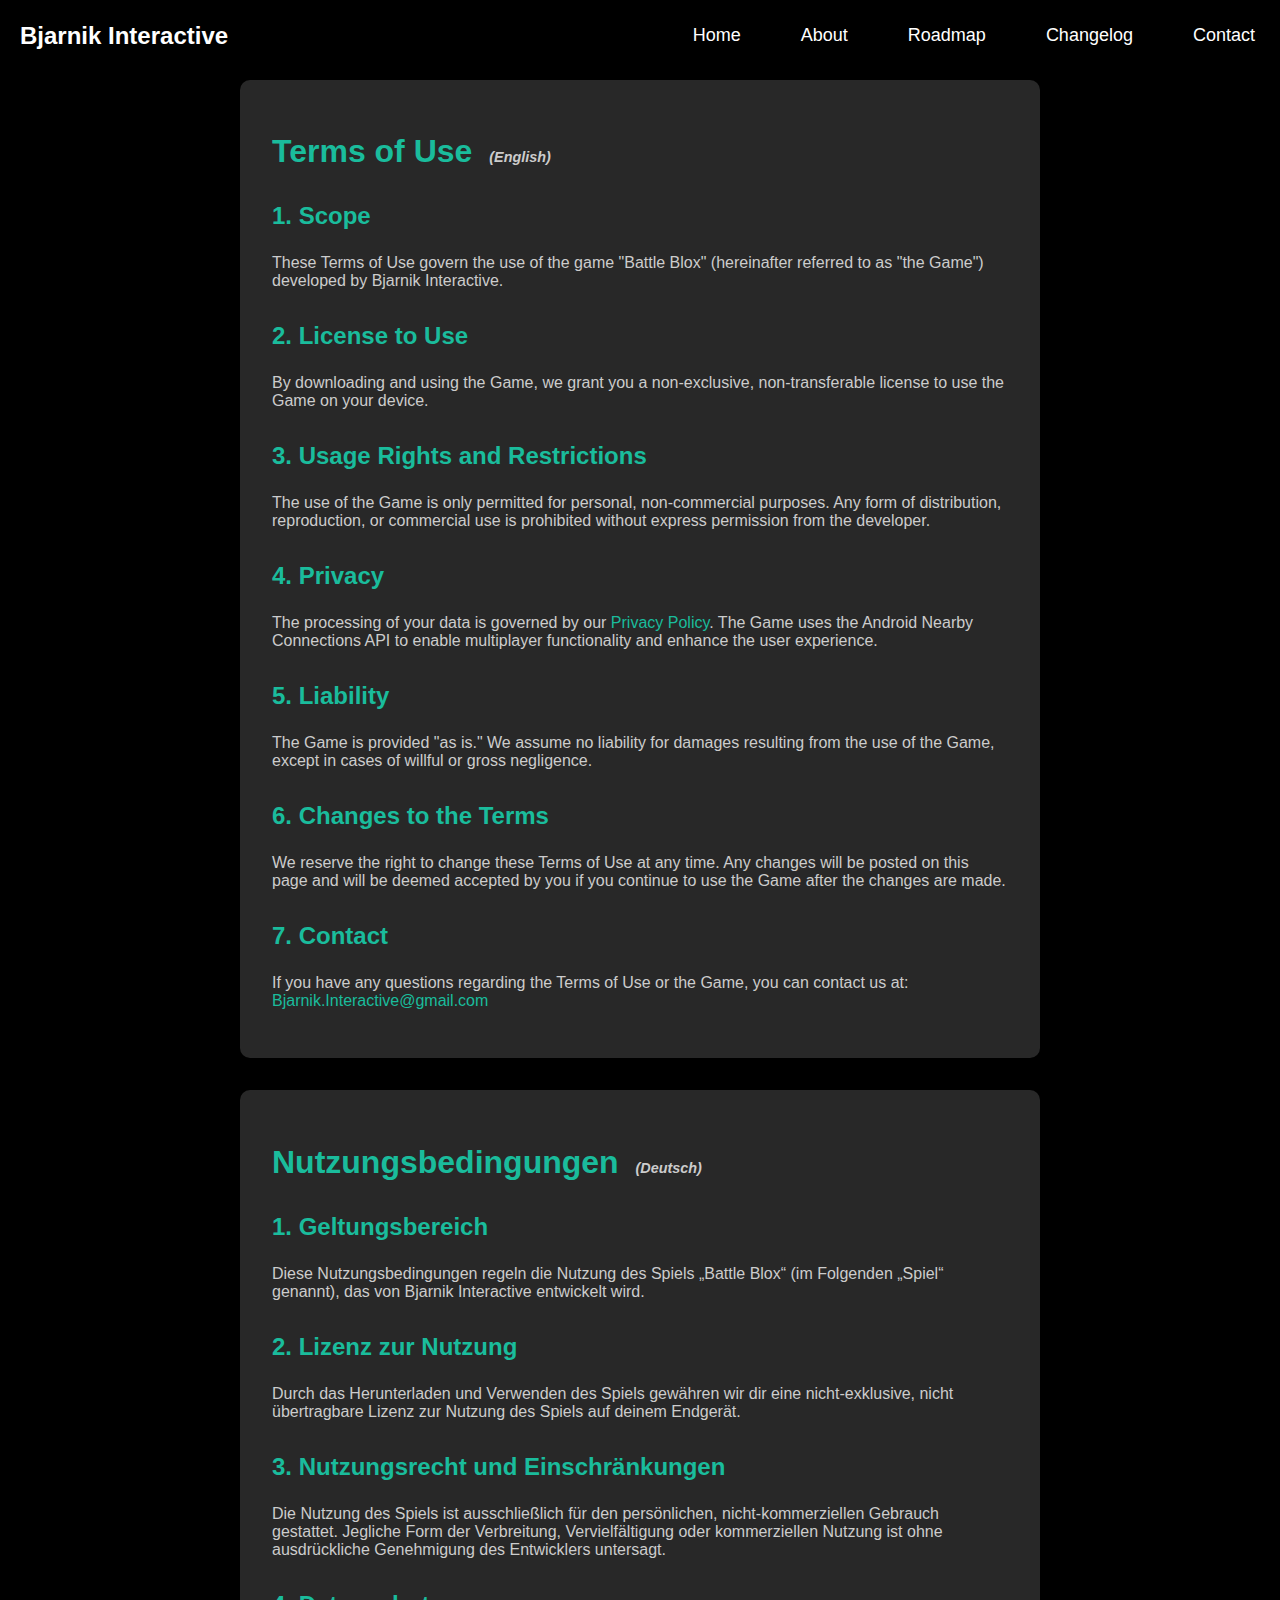
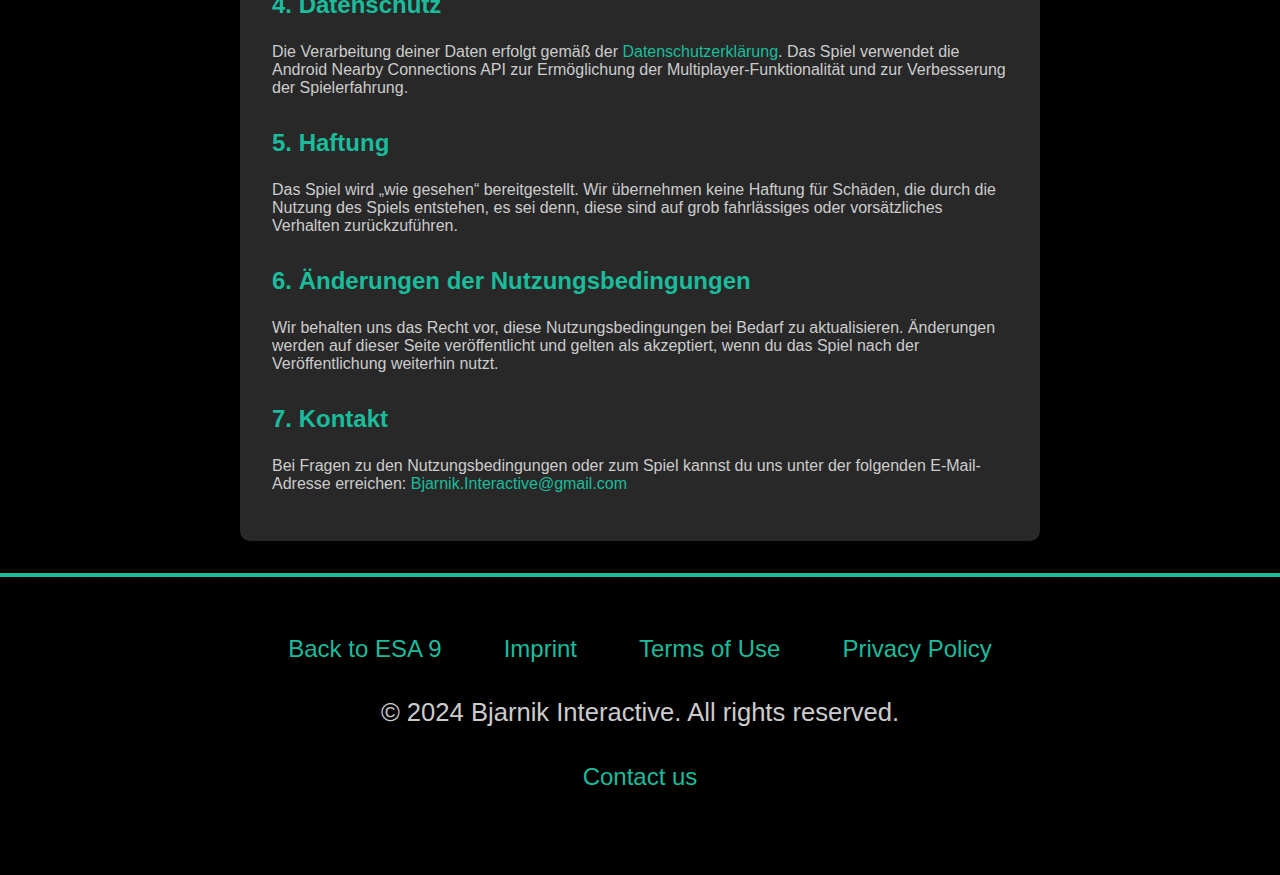
<file: terms.html>
<!DOCTYPE html>
<html lang="en">
<head>
  <meta charset="UTF-8">
  <meta name="viewport" content="width=device-width, initial-scale=1.0">
  <title>Terms of Use / Nutzungsbedingungen</title>
  <link rel="stylesheet" href="styles.css">
</head>
<body>
  <!-- Navbar Container -->
  <div id="navbar-container"></div>
  <main>
    <!-- English Version -->
    <div class="section card">
      <h1>Terms of Use <span class="language-tag">(English)</span></h1>
      <h2>1. Scope</h2>
      <p>These Terms of Use govern the use of the game "Battle Blox" (hereinafter referred to as "the Game") developed by Bjarnik Interactive.</p>
  
      <h2>2. License to Use</h2>
      <p>By downloading and using the Game, we grant you a non-exclusive, non-transferable license to use the Game on your device.</p>
  
      <h2>3. Usage Rights and Restrictions</h2>
      <p>The use of the Game is only permitted for personal, non-commercial purposes. Any form of distribution, reproduction, or commercial use is prohibited without express permission from the developer.</p>
  
      <h2>4. Privacy</h2>
      <p>The processing of your data is governed by our <a href="privacy.html">Privacy Policy</a>. The Game uses the Android Nearby Connections API to enable multiplayer functionality and enhance the user experience.</p>
  
      <h2>5. Liability</h2>
      <p>The Game is provided "as is." We assume no liability for damages resulting from the use of the Game, except in cases of willful or gross negligence.</p>
  
      <h2>6. Changes to the Terms</h2>
      <p>We reserve the right to change these Terms of Use at any time. Any changes will be posted on this page and will be deemed accepted by you if you continue to use the Game after the changes are made.</p>
  
      <h2>7. Contact</h2>
      <p>If you have any questions regarding the Terms of Use or the Game, you can contact us at: <a href="mailto:Bjarnik.Interactive@gmail.com">Bjarnik.Interactive@gmail.com</a></p>
    </div>
  
    <!-- German Version -->
    <div class="section card">
      <h1>Nutzungsbedingungen <span class="language-tag">(Deutsch)</span></h1>
      <h2>1. Geltungsbereich</h2>
      <p>Diese Nutzungsbedingungen regeln die Nutzung des Spiels „Battle Blox“ (im Folgenden „Spiel“ genannt), das von Bjarnik Interactive entwickelt wird.</p>
  
      <h2>2. Lizenz zur Nutzung</h2>
      <p>Durch das Herunterladen und Verwenden des Spiels gewähren wir dir eine nicht-exklusive, nicht übertragbare Lizenz zur Nutzung des Spiels auf deinem Endgerät.</p>
  
      <h2>3. Nutzungsrecht und Einschränkungen</h2>
      <p>Die Nutzung des Spiels ist ausschließlich für den persönlichen, nicht-kommerziellen Gebrauch gestattet. Jegliche Form der Verbreitung, Vervielfältigung oder kommerziellen Nutzung ist ohne ausdrückliche Genehmigung des Entwicklers untersagt.</p>
  
      <h2>4. Datenschutz</h2>
      <p>Die Verarbeitung deiner Daten erfolgt gemäß der <a href="privacy.html">Datenschutzerklärung</a>. Das Spiel verwendet die Android Nearby Connections API zur Ermöglichung der Multiplayer-Funktionalität und zur Verbesserung der Spielerfahrung.</p>
  
      <h2>5. Haftung</h2>
      <p>Das Spiel wird „wie gesehen“ bereitgestellt. Wir übernehmen keine Haftung für Schäden, die durch die Nutzung des Spiels entstehen, es sei denn, diese sind auf grob fahrlässiges oder vorsätzliches Verhalten zurückzuführen.</p>
  
      <h2>6. Änderungen der Nutzungsbedingungen</h2>
      <p>Wir behalten uns das Recht vor, diese Nutzungsbedingungen bei Bedarf zu aktualisieren. Änderungen werden auf dieser Seite veröffentlicht und gelten als akzeptiert, wenn du das Spiel nach der Veröffentlichung weiterhin nutzt.</p>
  
      <h2>7. Kontakt</h2>
      <p>Bei Fragen zu den Nutzungsbedingungen oder zum Spiel kannst du uns unter der folgenden E-Mail-Adresse erreichen: <a href="mailto:Bjarnik.Interactive@gmail.com">Bjarnik.Interactive@gmail.com</a></p>
    </div>
  </main>
</body>
      <!-- Footer Container -->
    <div id="footer-container"></div>
  
    <!-- Script to load Navbar and Footer -->
    <script>
      fetch('navbar.html')
        .then(response => response.text())
        .then(data => {
          document.getElementById('navbar-container').innerHTML = data;
        });
  
      fetch('footer.html')
        .then(response => response.text())
        .then(data => {
          document.getElementById('footer-container').innerHTML = data;
        });
    </script>
</html>
</file>
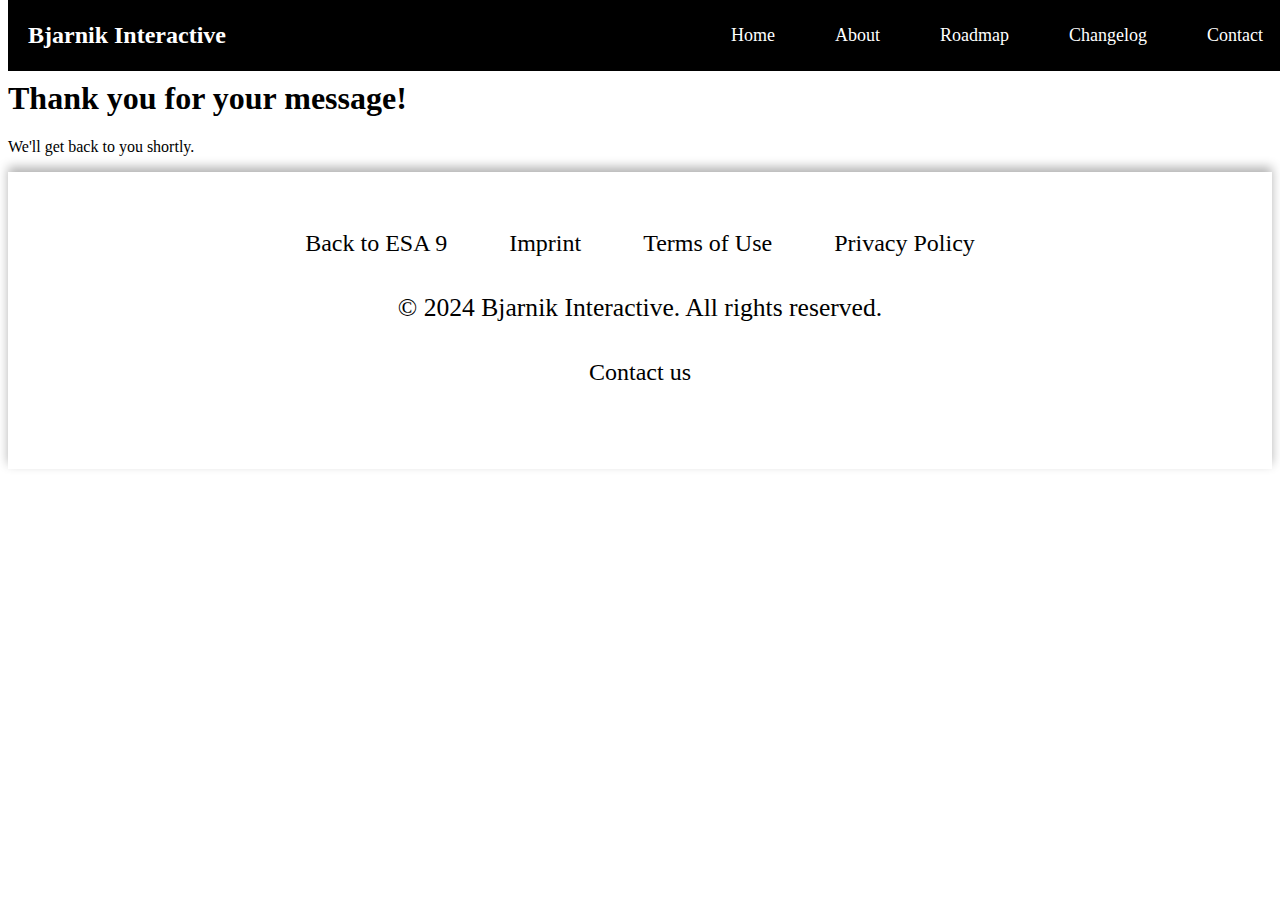
<file: thank-you.html>
<!DOCTYPE html>
<html lang="en">
<head>
  <meta charset="UTF-8">
  <meta name="viewport" content="width=device-width, initial-scale=1.0">
  <title>Thank You</title>
</head>
<body>
  <div id="navbar-container"></div>
  <h1>Thank you for your message!</h1>
  <p>We'll get back to you shortly.</p>
  <div id="footer-container"></div>
  <script>
    // Navbar und Footer aus externem HTML laden
    fetch('navbar.html')
      .then(response => response.text())
      .then(data => {
        document.getElementById('navbar-container').innerHTML = data;
      });

    fetch('footer.html')
      .then(response => response.text())
      .then(data => {
        document.getElementById('footer-container').innerHTML = data;
      });
  </script>
</body>
</html>
</file>
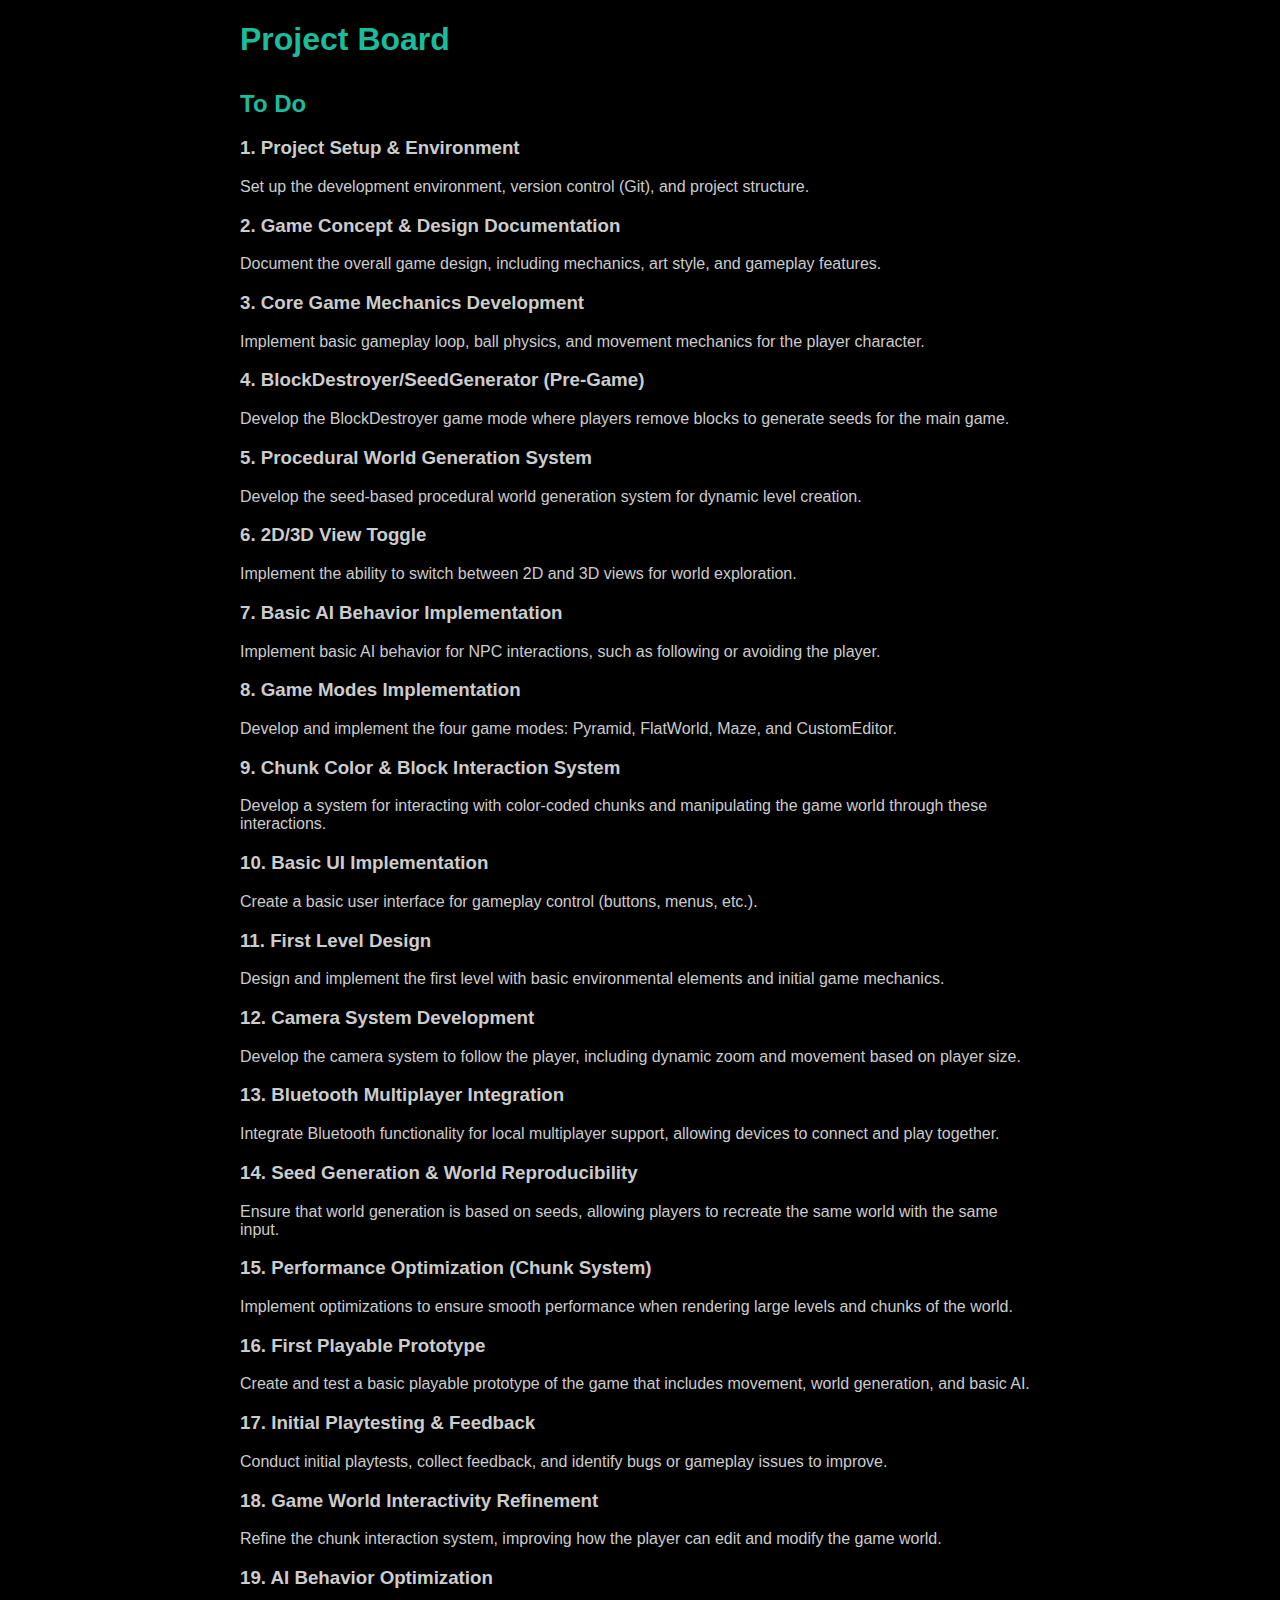
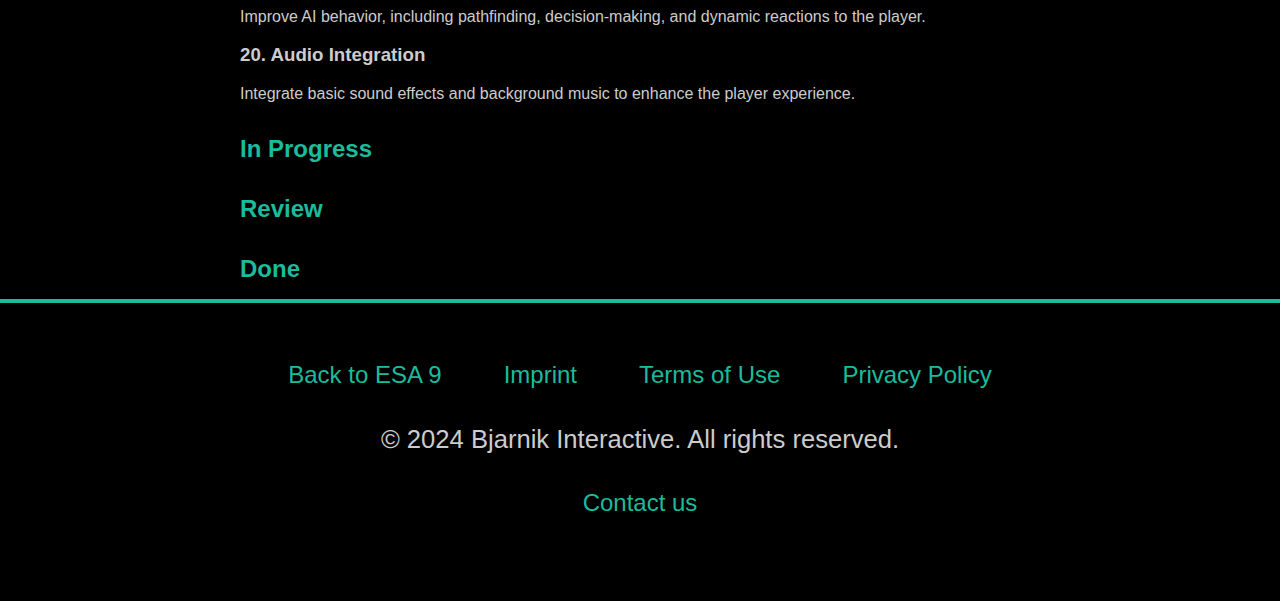
<file: todo.html>
<!DOCTYPE html>
<html lang="en">
<head>
  <meta charset="UTF-8">
  <meta name="viewport" content="width=device-width, initial-scale=1.0">
  <title>Project Board</title>
  <link rel="stylesheet" href="styles.css">
</head>
<body>
  <main>
    <h1>Project Board</h1>

    <div class="board-container">
      <!-- Todo Column -->
      <div class="board-column" id="todo">
        <h2>To Do</h2>
        <!-- Aufgaben -->
        <div class="task-card">
          <h3>1. Project Setup & Environment</h3>
          <p>Set up the development environment, version control (Git), and project structure.</p>
        </div>
        <div class="task-card">
          <h3>2. Game Concept & Design Documentation</h3>
          <p>Document the overall game design, including mechanics, art style, and gameplay features.</p>
        </div>
        <div class="task-card">
          <h3>3. Core Game Mechanics Development</h3>
          <p>Implement basic gameplay loop, ball physics, and movement mechanics for the player character.</p>
        </div>
        <div class="task-card">
          <h3>4. BlockDestroyer/SeedGenerator (Pre-Game)</h3>
          <p>Develop the BlockDestroyer game mode where players remove blocks to generate seeds for the main game.</p>
        </div>
        <div class="task-card">
          <h3>5. Procedural World Generation System</h3>
          <p>Develop the seed-based procedural world generation system for dynamic level creation.</p>
        </div>
        <div class="task-card">
          <h3>6. 2D/3D View Toggle</h3>
          <p>Implement the ability to switch between 2D and 3D views for world exploration.</p>
        </div>
        <div class="task-card">
          <h3>7. Basic AI Behavior Implementation</h3>
          <p>Implement basic AI behavior for NPC interactions, such as following or avoiding the player.</p>
        </div>
        <div class="task-card">
          <h3>8. Game Modes Implementation</h3>
          <p>Develop and implement the four game modes: Pyramid, FlatWorld, Maze, and CustomEditor.</p>
        </div>
        <div class="task-card">
          <h3>9. Chunk Color & Block Interaction System</h3>
          <p>Develop a system for interacting with color-coded chunks and manipulating the game world through these interactions.</p>
        </div>
        <div class="task-card">
          <h3>10. Basic UI Implementation</h3>
          <p>Create a basic user interface for gameplay control (buttons, menus, etc.).</p>
        </div>
        <div class="task-card">
          <h3>11. First Level Design</h3>
          <p>Design and implement the first level with basic environmental elements and initial game mechanics.</p>
        </div>
        <div class="task-card">
          <h3>12. Camera System Development</h3>
          <p>Develop the camera system to follow the player, including dynamic zoom and movement based on player size.</p>
        </div>
        <div class="task-card">
          <h3>13. Bluetooth Multiplayer Integration</h3>
          <p>Integrate Bluetooth functionality for local multiplayer support, allowing devices to connect and play together.</p>
        </div>
        <div class="task-card">
          <h3>14. Seed Generation & World Reproducibility</h3>
          <p>Ensure that world generation is based on seeds, allowing players to recreate the same world with the same input.</p>
        </div>
        <div class="task-card">
          <h3>15. Performance Optimization (Chunk System)</h3>
          <p>Implement optimizations to ensure smooth performance when rendering large levels and chunks of the world.</p>
        </div>
        <div class="task-card">
          <h3>16. First Playable Prototype</h3>
          <p>Create and test a basic playable prototype of the game that includes movement, world generation, and basic AI.</p>
        </div>
        <div class="task-card">
          <h3>17. Initial Playtesting & Feedback</h3>
          <p>Conduct initial playtests, collect feedback, and identify bugs or gameplay issues to improve.</p>
        </div>
        <div class="task-card">
          <h3>18. Game World Interactivity Refinement</h3>
          <p>Refine the chunk interaction system, improving how the player can edit and modify the game world.</p>
        </div>
        <div class="task-card">
          <h3>19. AI Behavior Optimization</h3>
          <p>Improve AI behavior, including pathfinding, decision-making, and dynamic reactions to the player.</p>
        </div>
        <div class="task-card">
          <h3>20. Audio Integration</h3>
          <p>Integrate basic sound effects and background music to enhance the player experience.</p>
        </div>
      </div>

      <!-- In Progress Column -->
      <div class="board-column" id="in-progress">
        <h2>In Progress</h2>
        <!-- Noch leer -->
      </div>

      <!-- Review Column -->
      <div class="board-column" id="review">
        <h2>Review</h2>
        <!-- Noch leer -->
      </div>

      <!-- Done Column -->
      <div class="board-column" id="done">
        <h2>Done</h2>
        <!-- Noch leer -->
      </div>
    </div>
  </main>
  <div id="footer-container"></div>
  <script>
    // Footer aus externem HTML laden
    fetch('footer.html')
      .then(response => response.text())
      .then(data => {
        document.getElementById('footer-container').innerHTML = data;
      });
  </script>
</body>
</html>
</file>
<file: styles.css>
/* Farbpalette */
:root {
    --primary-color: #1d1d1d;       /* Dunkelgrau */
    --accent-color: #1abc9c;        /* Petrol */
    --secondary-color: #ccc;        /* Hellgrau */
    --background-color: #282828;    /* Dunkler Hintergrund */
    --highlight-color: #f39c12;     /* Gelb für Highlights */
    --border-radius: 10px;          /* Abgerundete Ecken */
    --box-shadow: 0 4px 8px rgba(0, 0, 0, 0.1); /* Schatten */
    --canvas-background: #111;      /* Hintergrund für Canvas */
    --link-hover-color: #1abc9c;    /* Petrol für Links */
}

main {
    padding: 0; 
}

@media (min-width: 1024px) {
    main {
        padding: 0 15rem;
    }
}


body {
    font-family: Arial, sans-serif;
    background-color: #000; 
    color: var(--secondary-color);
    margin: 0;
    padding: 0;
}

.card {
  transition: transform 0.3s ease, box-shadow 0.3s ease;
  padding: 20px;
  margin: 20px auto;
  background-color: #f9f9f9;
  border-radius: 8px;
  box-shadow: 0 4px 8px rgba(0, 0, 0, 0.1);
}

.card:hover {
  transform: translateY(-10px);
  box-shadow: 0 10px 20px rgba(0, 0, 0, 0.2);
}

.language-tag {
  font-size: 0.9rem;
  font-style: italic;
  color: var(--secondary-color, #555);
  margin-left: 0.5rem;
}

canvas {
    background-color: var(--canvas-background);
    border-radius: var(--border-radius);
    box-shadow: var(--box-shadow);
    width: 100%;
    height: 100vh; /* Standardhöhe für das Canvas */
    display: block;
    margin-bottom: 2rem;
}

h1, h2 {
    color: var(--accent-color); /* Akzentfarbe für Überschriften */
    margin-bottom: 1rem;
}

h2 {
    margin-top: 2rem;
}

/* Links mit Stil */
a {
    color: var(--accent-color);
    text-decoration: none;
}

a:hover {
    text-decoration: underline;
    color: var(--link-hover-color); /* Petrol-Hover-Effekt */
}

/* Buttons */
button {
    background-color: var(--accent-color);
    color: #fff;
    border: none;
    padding: 0.8rem 1.5rem;
    border-radius: var(--border-radius);
    font-size: 1rem;
    cursor: pointer;
    transition: background-color 0.3s ease;
}

button:hover {
    background-color: var(--highlight-color);
}

/* Responsive Design */
@media (max-width: 768px) {
    .section {
        padding: 1rem;
    }

    h1 {
        font-size: 1.8rem;
    }

    h2 {
        font-size: 1.3rem;
    }

    p, ul {
        font-size: 1rem;
    }

    canvas {
        height: 300px; 
    }

    .about-container {
        flex-direction: column;
    }

    .card {
        width: 100%;
    }
}

.card {
    background-color: var(--background-color);
    border-radius: var(--border-radius);
    padding: 2rem;
    box-shadow: var(--box-shadow);
    transition: transform 0.2s ease;
    margin-bottom: 2rem;
}

.card h2 {
    color: var(--accent-color);
    margin-bottom: 1.5rem;
}

.card ul {
    list-style: none;
    padding: 0;
    margin: 0;
}

.card ul li {
    font-size: 1.1rem;
    color: var(--secondary-color);
    margin-bottom: 0.8rem;
}

#privacy-policy ul, #about ul {
    list-style-type: square;
    margin-left: 20px;
}

/* Hover-Effekte für Karten */
.card:hover {
    transform: translateY(-5px);
}
</file>
<file: changelog.css>
/* Changelog und Dev Blog */
.changelog-container, .dev-blogs-container {
    margin-bottom: 3rem;
}

/* Dev Blogs */
.dev-blog-container {
    display: flex;
    gap: 15px; /* Reduziere den Abstand zwischen den Cards */
    flex-wrap: wrap;
    justify-content: space-between;
}

.dev-blog {
    background-color: #282828;
    border-radius: var(--border-radius);
    padding: 1.5rem;
    width: 23%; /* 4 Spalten auf Desktop (weniger als 25%, um Platz für gap zu lassen) */
    box-shadow: var(--box-shadow);
    transition: transform 0.2s ease;
}

.dev-blog:hover {
    transform: translateY(-5px);
}

.dev-blog img {
    width: 100%;
    height: auto;
    border-radius: var(--border-radius);
    margin-bottom: 1rem;
}

.dev-blog h3 {
    font-size: 1.5rem;
    color: var(--accent-color);
    margin-bottom: 1rem;
}

.dev-blog p {
    font-size: 1.1rem;
    color: var(--secondary-color);
}

/* Responsive Design */
@media (max-width: 768px) {
    .dev-blog-container {
        flex-direction: column;
    }

    .dev-blog {
        width: 100%; /* Auf kleinen Geräten nimmt der Dev-Blog die volle Breite */
    }
}

/* Changelog */
.changelog-entry {
    background-color: #282828;
    border-radius: var(--border-radius);
    padding: 1.5rem;
    box-shadow: var(--box-shadow);
    margin-bottom: 1rem;
}

.changelog-entry h2 {
    font-size: 1.8rem;
    color: var(--accent-color);
    margin-bottom: 1rem;
}

.changelog-entry .version-date {
    font-size: 1.2rem;
    color: #ccc;
    margin-top: 1rem; /* Mehr Abstand nach dem Titel */
    margin-bottom: 1.5rem; /* Mehr Abstand nach dem Datum */
}

.changelog-entry .version-date strong {
    color: var(--secondary-color);
}

.changelog-entry ul {
    list-style-type: disc;
    padding-left: 20px;
    font-size: 1.1rem;
    color: var(--secondary-color);
}

/* Responsive Design */
@media (max-width: 768px) {
    .changelog-entry {
        padding: 1rem;
    }
}
</file>
<file: navbar.css>
/* Grundlegende Navbar-Stile */
.navbar {
    display: flex;
    justify-content: space-between;
    align-items: center;
    padding: 15px 20px;
    background-color: #000;
    color: #fff;
    position: fixed;
    top: 0;
    width: 100%;
    z-index: 1000;
}

body {
    margin-top: 80px;
}

.navbar .logo {
    font-size: 24px;
    font-weight: bold;
    color: #fff;
    text-decoration: none;
}

.navbar ul {
    display: flex;
    list-style: none;
    margin: 0;
    padding: 0;
}

.navbar ul li {
    margin: 0 15px;
}

.navbar ul li a {
    color: #fff;
    text-decoration: none;
    font-size: 18px;
    padding: 10px 15px;
    display: block;
}

.navbar ul li a:hover {
    background-color: #006F77;
    border-radius: 5px;
}

/* Hamburger-Menü */
.hamburger {
    display: none;
    cursor: pointer;
    font-size: 30px;
    position: relative;
    right: 40px;
}

.hamburger span {
    display: block;
    width: 30px;
    height: 4px;
    background-color: #fff;
    margin: 5px 0;
}

@media (max-width: 768px) {
    .navbar ul {
        display: none; /* Standardmäßig ausgeblendet */
        flex-direction: column;
        position: absolute;
        top: 60px;
        right: 20px;
        background-color: #000;
        width: 250px;
        border-radius: 5px;
        box-shadow: 0 4px 6px rgba(0, 0, 0, 0.3);
    }

    .navbar ul.active {
        display: flex; /* Korrektur: Jetzt wird das Menü angezeigt */
    }

    .navbar ul li {
        width: 100%;
        text-align: center;
        padding: 10px 0;
    }

    .navbar ul li a:hover {
        background-color: #006F77;
        border-radius: 5px;
    }

    .hamburger {
        display: block;
    }
}

/* Desktop Ansicht */
@media (min-width: 768px) {
    .navbar ul {
        display: flex;
        flex-direction: row;
        justify-content: flex-start;
    }

    .navbar ul li {
        margin: 0 15px;
    }

    .navbar ul li:last-child {
        margin-right: 30px;
    }

    .hamburger {
        display: none;
    }
}
</file>
<file: roadmap.css>
/* Roadmap-Board Container */
.roadmap-board-container {
  display: flex;
  justify-content: space-between; /* Verteilte Spalten */
  gap: 2rem; /* Abstand zwischen den Spalten */
  flex-wrap: wrap;
  margin-top: 30px; /* Reduzierter Abstand unter dem Project Roadmap */
  transition: margin-top 0.3s ease; /* Sanfter Übergang bei Top Margin */
}

/* Jede Roadmap-Spalte */
.roadmap-column {
  flex: 1; /* Jede Spalte nimmt gleichmäßig Platz ein */
  padding: 1rem;
  background-color: #222; /* Dunkler Hintergrund für die Spalten */
  border-radius: var(--border-radius);
  box-shadow: var(--box-shadow);
  margin-bottom: 2rem;
  transition: transform 0.3s ease; /* Sanfte Bewegung bei Hover */
}

.roadmap-column:hover {
  transform: translateY(-5px); /* Spalten leicht anheben bei Hover */
}

/* Roadmap-Column Überschrift */
.roadmap-column h2 {
  font-size: 1.8rem;
  color: #fff; /* Überschrift in Weiß */
  margin-bottom: 1rem;
}

/* Roadmap-Task Cards */
.roadmap-task-card {
  background-color: #333; /* Dunklere Hintergrundfarbe für die Cards */
  padding: 1.2rem;
  border-radius: var(--border-radius);
  margin-bottom: 1.2rem;
  box-shadow: var(--box-shadow);
  transition: transform 0.3s ease; /* Sanfte Bewegung bei Hover */
}

.roadmap-task-card:hover {
  transform: translateY(-5px); /* Cards leicht anheben bei Hover */
}

/* Aufgabenüberschriften in der Farbe der jeweiligen Spalte */
.roadmap-column.red .roadmap-task-card h3 {
  color: #ff4d4d; /* Rote Farbe für die Aufgabenüberschrift */
}

.roadmap-column.yellow .roadmap-task-card h3 {
  color: #ffcc00; /* Gelbe Farbe für die Aufgabenüberschrift */
}

.roadmap-column.blue .roadmap-task-card h3 {
  color: #3399ff; /* Blaue Farbe für die Aufgabenüberschrift */
}

.roadmap-column.green .roadmap-task-card h3 {
  color: #66cc66; /* Grüne Farbe für die Aufgabenüberschrift */
}

.roadmap-task-card h3 {
  font-size: 1.4rem;
  margin-bottom: 0.8rem;
}

.roadmap-task-card p {
  font-size: 1rem;
  color: var(--secondary-color);
}

/* Farbige Spalten für verschiedene Zustände */
.red {
  background-color: #ff4d4d; /* Rote Spalte für "Upcoming" */
}

.yellow {
  background-color: #ffcc00; /* Gelbe Spalte für "In Progress" */
}

.blue {
  background-color: #3399ff; /* Blaue Spalte für "Future Features" */
}

.green {
  background-color: #66cc66; /* Grüne Spalte für "Community Ideas" */
}

/* Responsive Design */
@media (max-width: 1024px) {
  .roadmap-board-container {
    flex-direction: column;
    gap: 1rem;
  }

  .roadmap-column {
    flex: none; /* Spalten auf mobile Ansicht stapeln */
  }
}

@media (max-width: 768px) {
  .roadmap-column {
    width: 100%;
  }

  .roadmap-task-card h3 {
    font-size: 1.2rem;
  }
}
</file>
